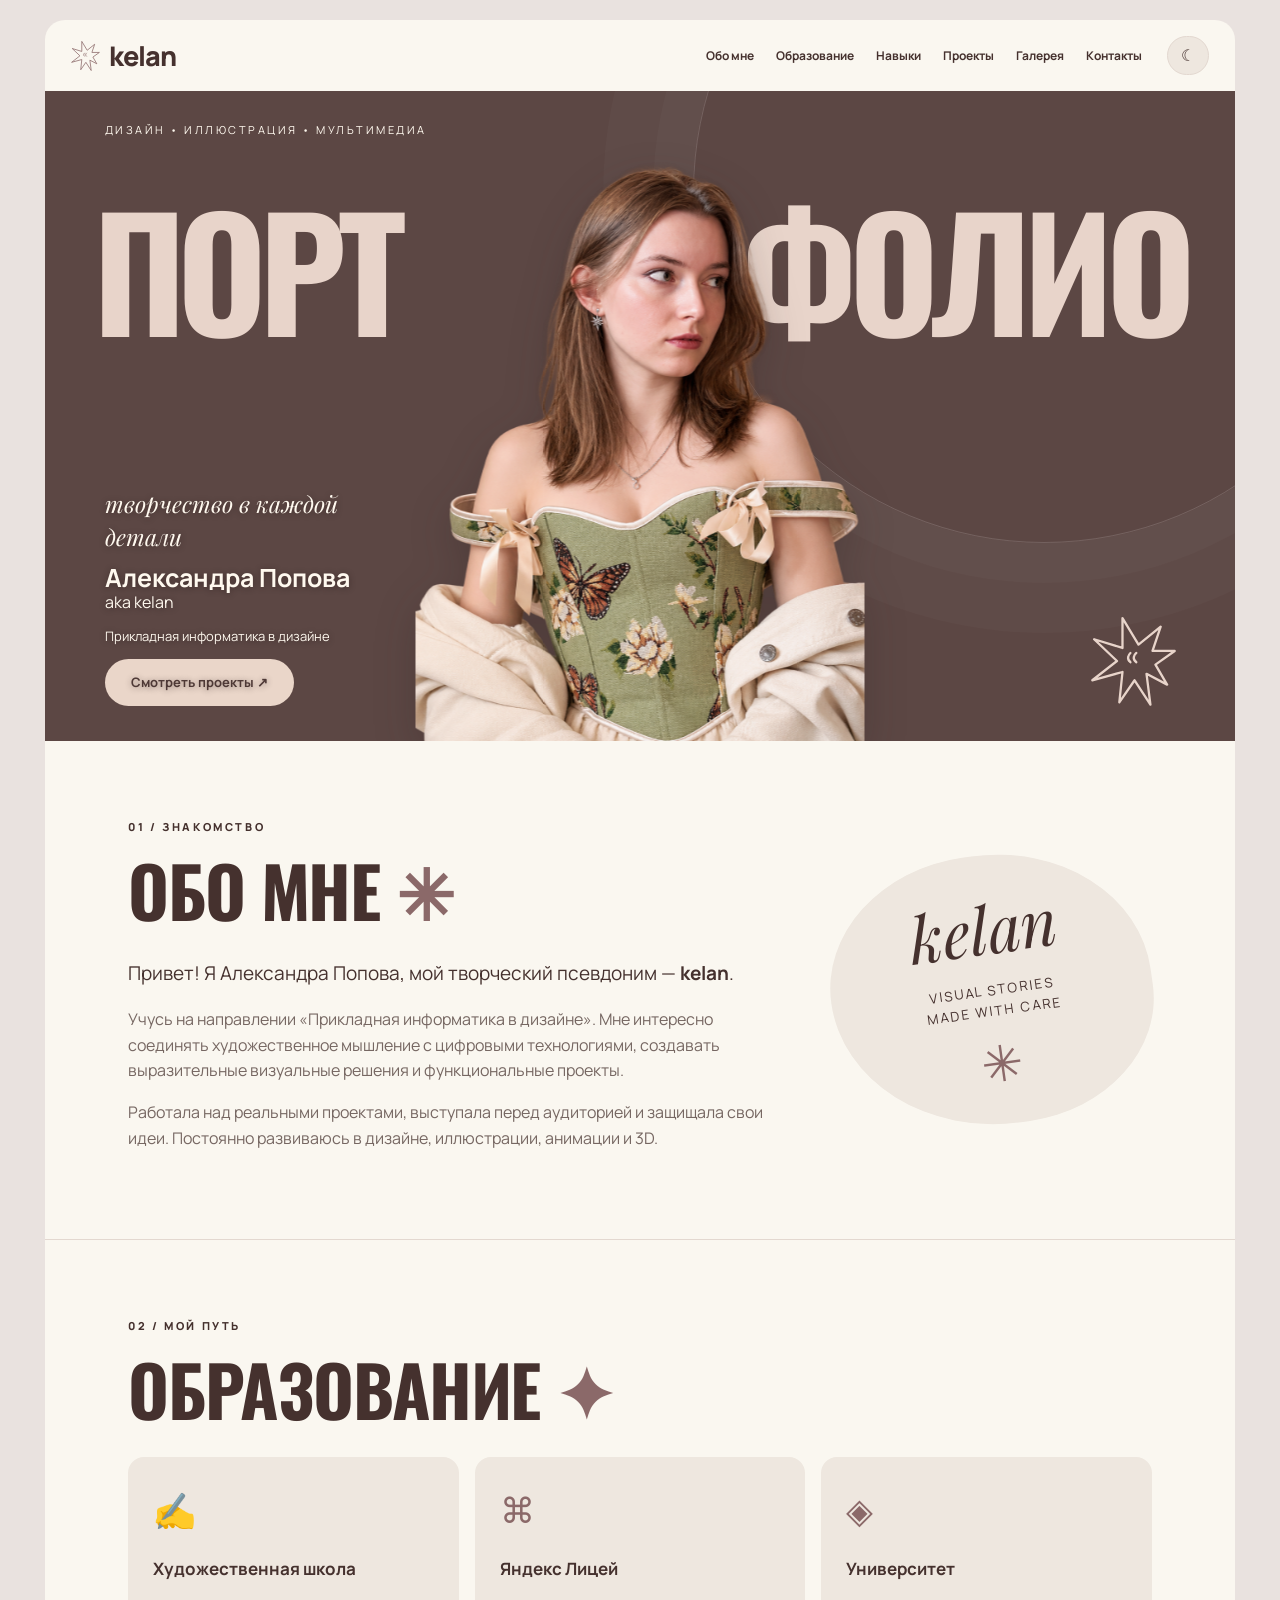
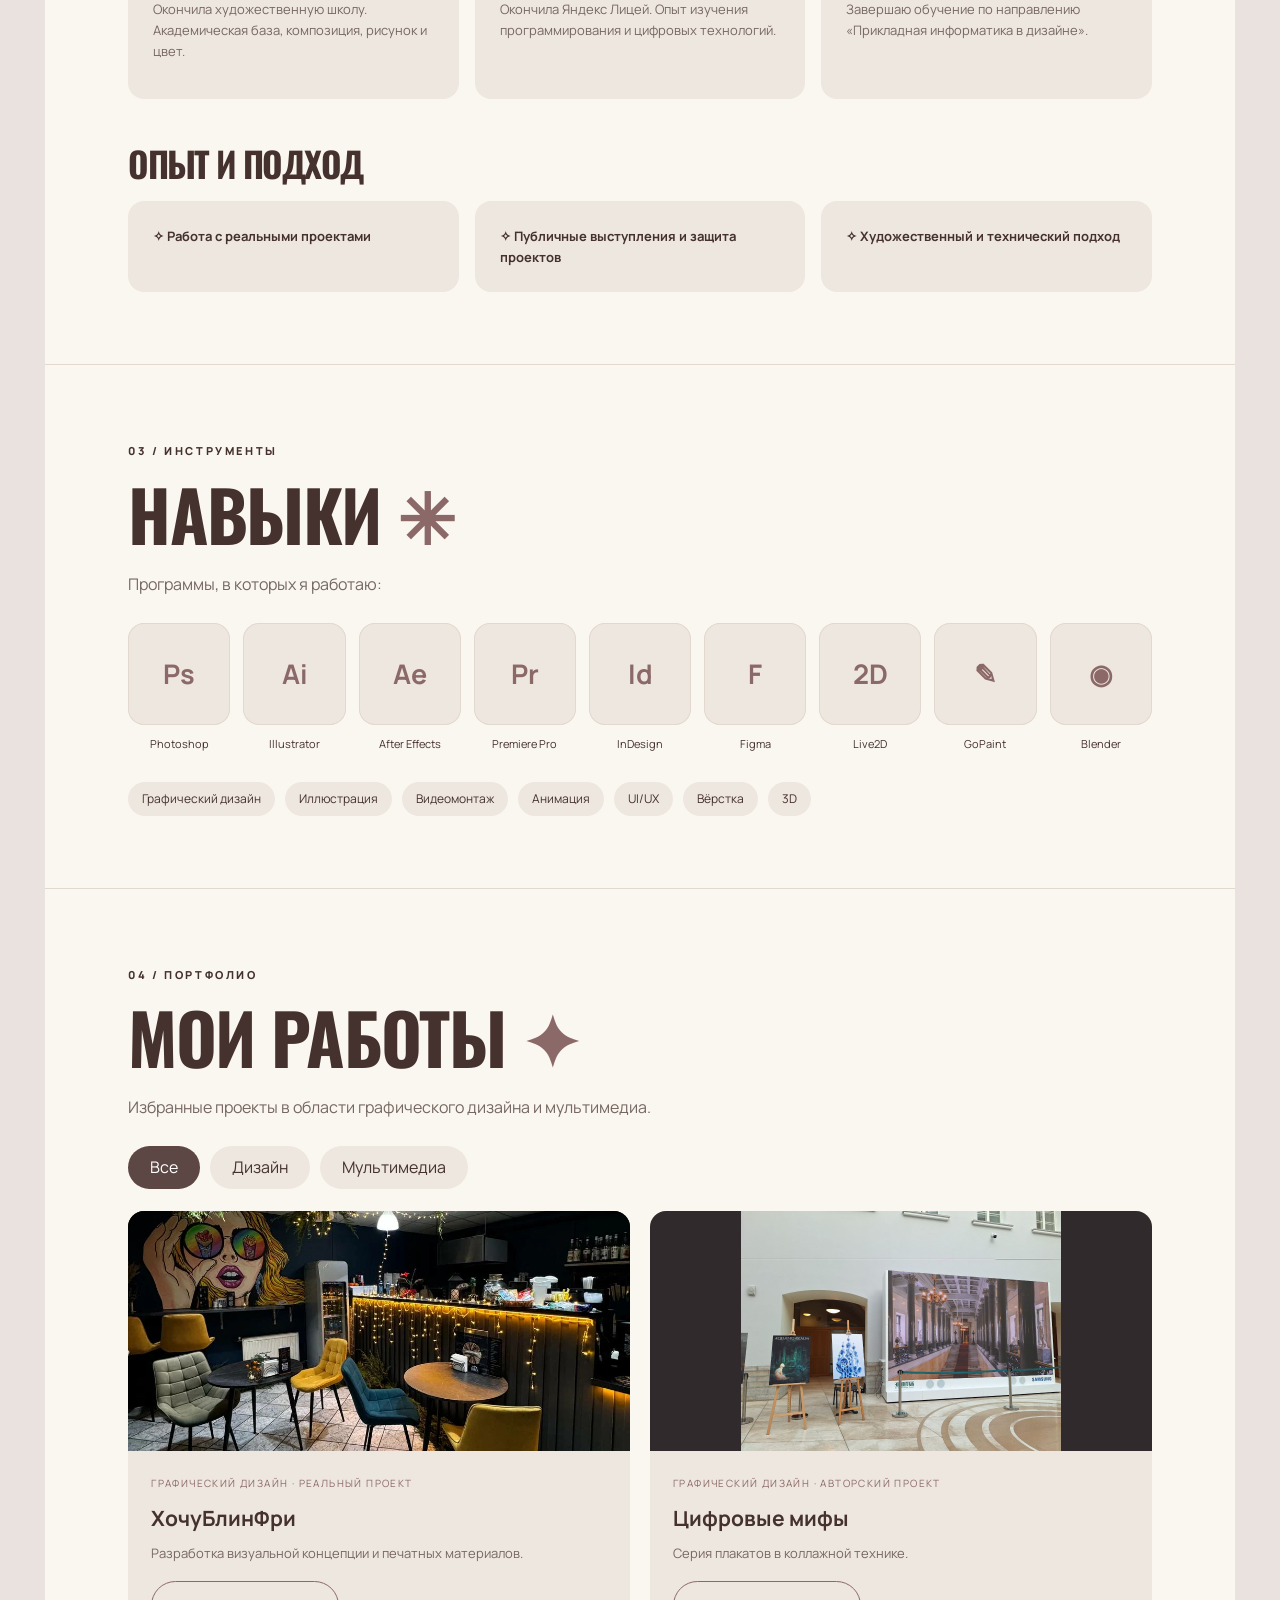
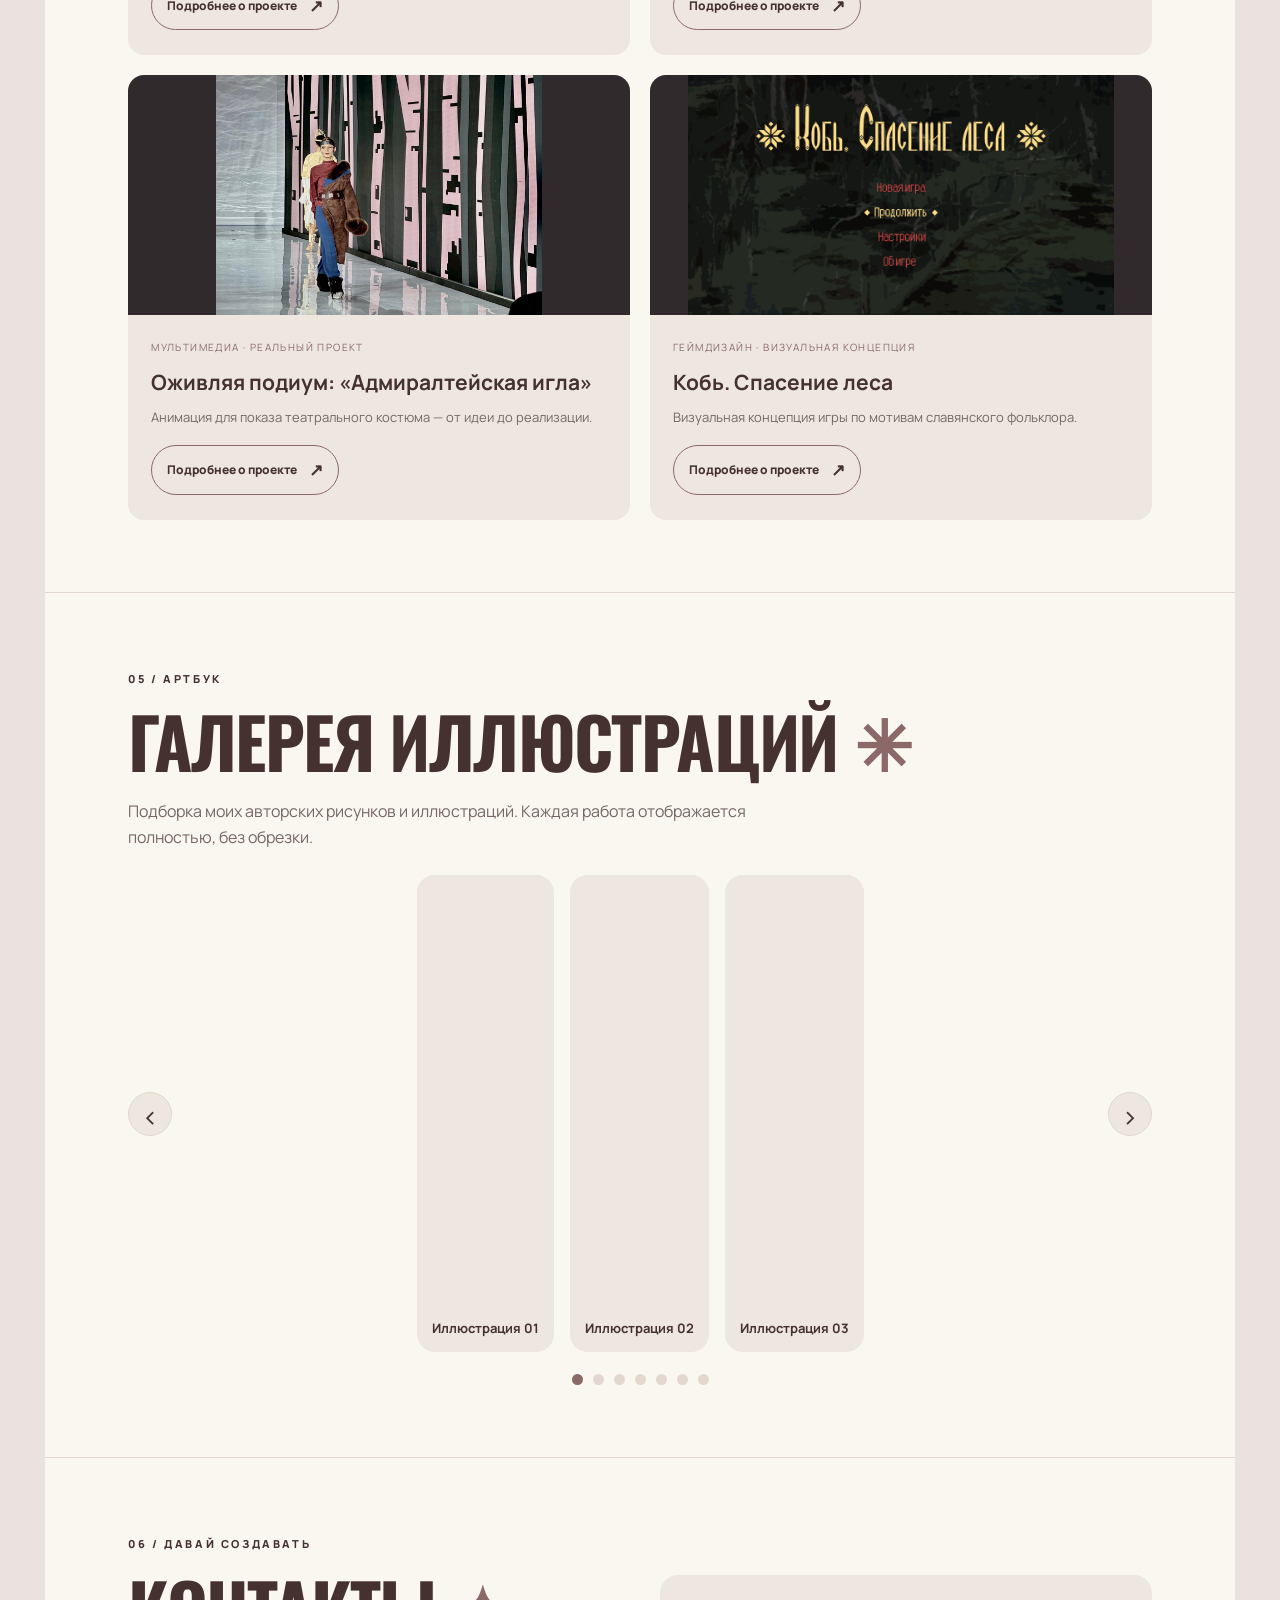
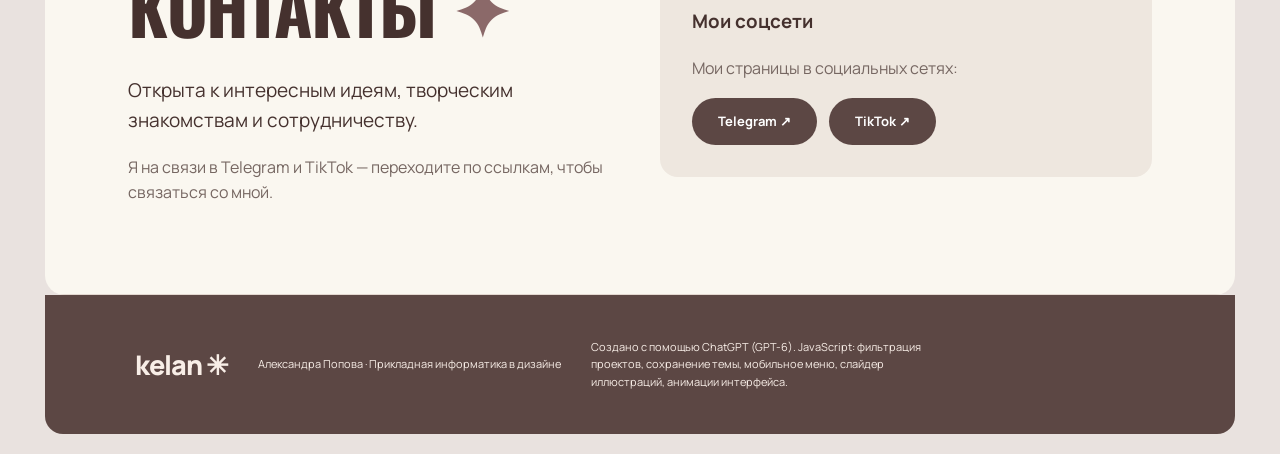
<file: index.html>
<!doctype html>
<html lang="ru">

<head>
    <meta charset="UTF-8">
    <meta name="viewport" content="width=device-width,initial-scale=1">
    <meta name="description" content="Портфолио Александры Поповой — kelan. Дизайн, иллюстрация и мультимедиа.">
    <title>kelan — портфолио Александры Поповой</title>
    <link rel="stylesheet" href="style.css">
    <script defer src="contacts.js"></script>
    <script defer src="main.js"></script>
</head>

<body>
    <header class="topbar"><a class="logo" href="#home"><span class="brand-mark" aria-hidden="true"></span>kelan</a><button class="menu-toggle"
            aria-label="Открыть меню" aria-expanded="false" aria-controls="nav">☰</button>
        <nav id="nav" class="nav"><a href="#about">Обо мне</a><a href="#education">Образование</a><a
                href="#skills">Навыки</a><a href="#projects">Проекты</a><a href="#gallery">Галерея</a><a
                href="#contacts">Контакты</a></nav><button class="theme-toggle" aria-label="Переключить тему"
            title="Светлая / тёмная тема">☾</button>
    </header>
    <main>
        <section id="home" class="hero hero-centered">
            <div class="hero-topline">ДИЗАЙН • ИЛЛЮСТРАЦИЯ • МУЛЬТИМЕДИА</div>
            <h1 class="hero-split" aria-label="ПОРТФОЛИО"><span class="hero-word hero-left">ПОРТ</span><span class="hero-word hero-right">ФОЛИО</span></h1>
            <div class="hero-photo"><img src="assets/hirofoto.png" alt="Александра Попова — kelan"></div>
            <div class="hero-bottomline"><div><span class="hero-script">творчество в каждой детали</span><h2>Александра Попова <small>aka kelan</small></h2><p>Прикладная информатика в дизайне</p><a class="button light" href="#projects">Смотреть проекты ↗</a></div><span class="hero-mark" aria-hidden="true"></span></div>
        </section>
        <section id="about" class="section about">
            <div><span class="kicker">01 / ЗНАКОМСТВО</span>
                <h2>ОБО МНЕ <span class="spark">✳</span></h2>
                <p class="lead">Привет! Я Александра Попова, мой творческий псевдоним — <strong>kelan</strong>.</p>
                <p>Учусь на направлении «Прикладная информатика в дизайне». Мне интересно соединять художественное
                    мышление с цифровыми технологиями, создавать выразительные визуальные решения и функциональные
                    проекты.</p>
                <p>Работала над реальными проектами, выступала перед аудиторией и защищала свои идеи. Постоянно
                    развиваюсь в дизайне, иллюстрации, анимации и 3D.</p>
            </div>
            <div class="about-stamp"><span>kelan</span><small>visual stories<br>made with care</small><span>✳</span>
            </div>
        </section>
        <section id="education" class="section"><span class="kicker">02 / МОЙ ПУТЬ</span>
            <h2>ОБРАЗОВАНИЕ <span class="spark">✦</span></h2>
            <div class="education-grid">
                <article class="info-card"><span class="info-icon">✍</span>
                    <h3>Художественная школа</h3>
                    <p>Окончила художественную школу. Академическая база, композиция, рисунок и цвет.</p>
                </article>
                <article class="info-card"><span class="info-icon">⌘</span>
                    <h3>Яндекс Лицей</h3>
                    <p>Окончила Яндекс Лицей. Опыт изучения программирования и цифровых технологий.</p>
                </article>
                <article class="info-card"><span class="info-icon">◈</span>
                    <h3>Университет</h3>
                    <p>Завершаю обучение по направлению «Прикладная информатика в дизайне».</p>
                </article>
            </div>
            <h3 class="subheading">ОПЫТ И ПОДХОД</h3>
            <div class="mini-grid">
                <div>✧ Работа с реальными проектами</div>
                <div>✧ Публичные выступления и защита проектов</div>
                <div>✧ Художественный и технический подход</div>
            </div>
        </section>
        <section id="skills" class="section"><span class="kicker">03 / ИНСТРУМЕНТЫ</span>
            <h2>НАВЫКИ <span class="spark">✳</span></h2>
            <p class="section-intro">Программы, в которых я работаю:</p>
            <div class="skills-grid">
                <div><b>Ps</b><span>Photoshop</span></div>
                <div><b>Ai</b><span>Illustrator</span></div>
                <div><b>Ae</b><span>After Effects</span></div>
                <div><b>Pr</b><span>Premiere Pro</span></div>
                <div><b>Id</b><span>InDesign</span></div>
                <div><b>F</b><span>Figma</span></div>
                <div><b>2D</b><span>Live2D</span></div>
                <div><b>✎</b><span>GoPaint</span></div>
                <div><b>◉</b><span>Blender</span></div>
            </div>
            <div class="tags"><span>Графический
                    дизайн</span><span>Иллюстрация</span><span>Видеомонтаж</span><span>Анимация</span><span>UI/UX</span><span>Вёрстка</span><span>3D</span>
            </div>
        </section>
        <section id="projects" class="section"><span class="kicker">04 / ПОРТФОЛИО</span>
            <h2>МОИ РАБОТЫ <span class="spark">✦</span></h2>
            <p class="section-intro">Избранные проекты в области графического дизайна и мультимедиа.</p>
            <div class="filters" role="group" aria-label="Фильтр проектов"><button class="filter active"
                    data-filter="all" aria-pressed="true">Все</button><button class="filter" data-filter="design"
                    aria-pressed="false">Дизайн</button><button class="filter" data-filter="media"
                    aria-pressed="false">Мультимедиа</button></div>
            <div class="project-grid">
                <article class="project-card" data-category="design">
                    <div class="project-art project-photo-cover identity-photo-cover"><img src="assets/hochublinfri-card-new.png" alt="Интерьер кафе-блинной ХочуБлинФри" loading="lazy"></div>
                    <div class="project-info"><small>ГРАФИЧЕСКИЙ ДИЗАЙН · РЕАЛЬНЫЙ ПРОЕКТ</small>
                        <h3>ХочуБлинФри</h3>
                        <p>Разработка визуальной концепции и печатных материалов.</p>
                        <a class="project-link" href="project-identity.html" aria-label="Открыть проект ХочуБлинФри">Подробнее о проекте <span aria-hidden="true">↗</span></a>
                    </div>
                </article>
                <article class="project-card" data-category="design">
                    <div class="project-art art-two project-photo-cover"><img src="assets/digital-myths-09.jpg" alt="Плакат серии «Цифровые мифы» на выставке" loading="lazy"></div>
                    <div class="project-info"><small>ГРАФИЧЕСКИЙ ДИЗАЙН · АВТОРСКИЙ ПРОЕКТ</small>
                        <h3>Цифровые мифы</h3>
                        <p>Серия плакатов в коллажной технике.</p><a class="project-link"
                            href="project-editorial.html"
                            aria-label="Открыть проект «Цифровые мифы»">Подробнее о проекте <span
                                aria-hidden="true">↗</span></a>
                    </div>
                </article>
                <article class="project-card" data-category="media">
                    <div class="project-art art-three project-photo-cover"><img src="assets/admiralteyskaya-igla-show.png" alt="Показ театрального костюма на Адмиралтейской игле" loading="lazy"></div>
                    <div class="project-info"><small>МУЛЬТИМЕДИА · РЕАЛЬНЫЙ ПРОЕКТ</small>
                        <h3>Оживляя подиум: «Адмиралтейская игла»</h3>
                        <p>Анимация для показа театрального костюма — от идеи до реализации.</p><a class="project-link"
                            href="project-motion.html" aria-label="Открыть страницу проекта: Анимация для Адмиралтейской иглы">Подробнее
                            о проекте <span aria-hidden="true">↗</span></a>
                    </div>
                </article>
                <article class="project-card" data-category="media">
                    <div class="project-art art-four project-photo-cover"><img src="assets/kob-new-03.jpg" alt="Главное меню игры «Кобь. Спасение леса»" loading="lazy"></div>
                    <div class="project-info"><small>ГЕЙМДИЗАЙН · ВИЗУАЛЬНАЯ КОНЦЕПЦИЯ</small>
                        <h3>Кобь. Спасение леса</h3>
                        <p>Визуальная концепция игры по мотивам славянского фольклора.</p><a class="project-link"
                            href="project-3d.html" aria-label="Открыть проект «Кобь. Спасение леса»">Подробнее о
                            проекте <span aria-hidden="true">↗</span></a>
                    </div>
                </article>
            </div>
            <p id="no-projects" hidden>В этой категории пока нет работ.</p>
        </section>
        <section id="gallery" class="section"><span class="kicker">05 / АРТБУК</span>
            <h2>ГАЛЕРЕЯ ИЛЛЮСТРАЦИЙ <span class="spark">✳</span></h2>
            <p class="section-intro">Подборка моих авторских рисунков и иллюстраций. Каждая работа отображается полностью, без обрезки.</p>
            <div class="gallery"><button class="gallery-arrow prev" aria-label="Предыдущая иллюстрация">‹</button>
                <div class="gallery-track" id="gallery-track" aria-live="polite"></div><button class="gallery-arrow next" aria-label="Следующая иллюстрация">›</button>
            </div>
            <div class="gallery-dots" aria-label="Выбор слайда"></div>
        </section>
        <section id="contacts" class="section contacts">
            <div><span class="kicker">06 / ДАВАЙ СОЗДАВАТЬ</span>
                <h2>КОНТАКТЫ <span class="spark">✦</span></h2>
                <p class="lead">Открыта к интересным идеям, творческим знакомствам и сотрудничеству.</p>
                <p>Я на связи в Telegram и TikTok — переходите по ссылкам, чтобы связаться со мной.</p>
            </div>
            <div class="contact-box">
                <h3>Мои соцсети</h3>
                <p>Мои страницы в социальных сетях:</p>
                <div class="social-links"><a class="button social-link" data-social="telegram" href="https://t.me/kelanista" target="_blank" rel="noopener noreferrer">Telegram ↗</a><a class="button social-link" data-social="tiktok"
                        href="https://www.tiktok.com/@kelanista?_r=1&amp;_t=ZS-9AhHB372vau" target="_blank" rel="noopener noreferrer">TikTok ↗</a></div>
            </div>
        </section>
    </main>
    <footer><span class="logo">kelan ✳</span>
        <p>Александра Попова · Прикладная информатика в дизайне</p>
        <p>Создано с помощью ChatGPT (GPT-6). JavaScript: фильтрация проектов, сохранение темы, мобильное меню, слайдер
            иллюстраций, анимации интерфейса.</p>
    </footer>
</body>

</html>
</file>
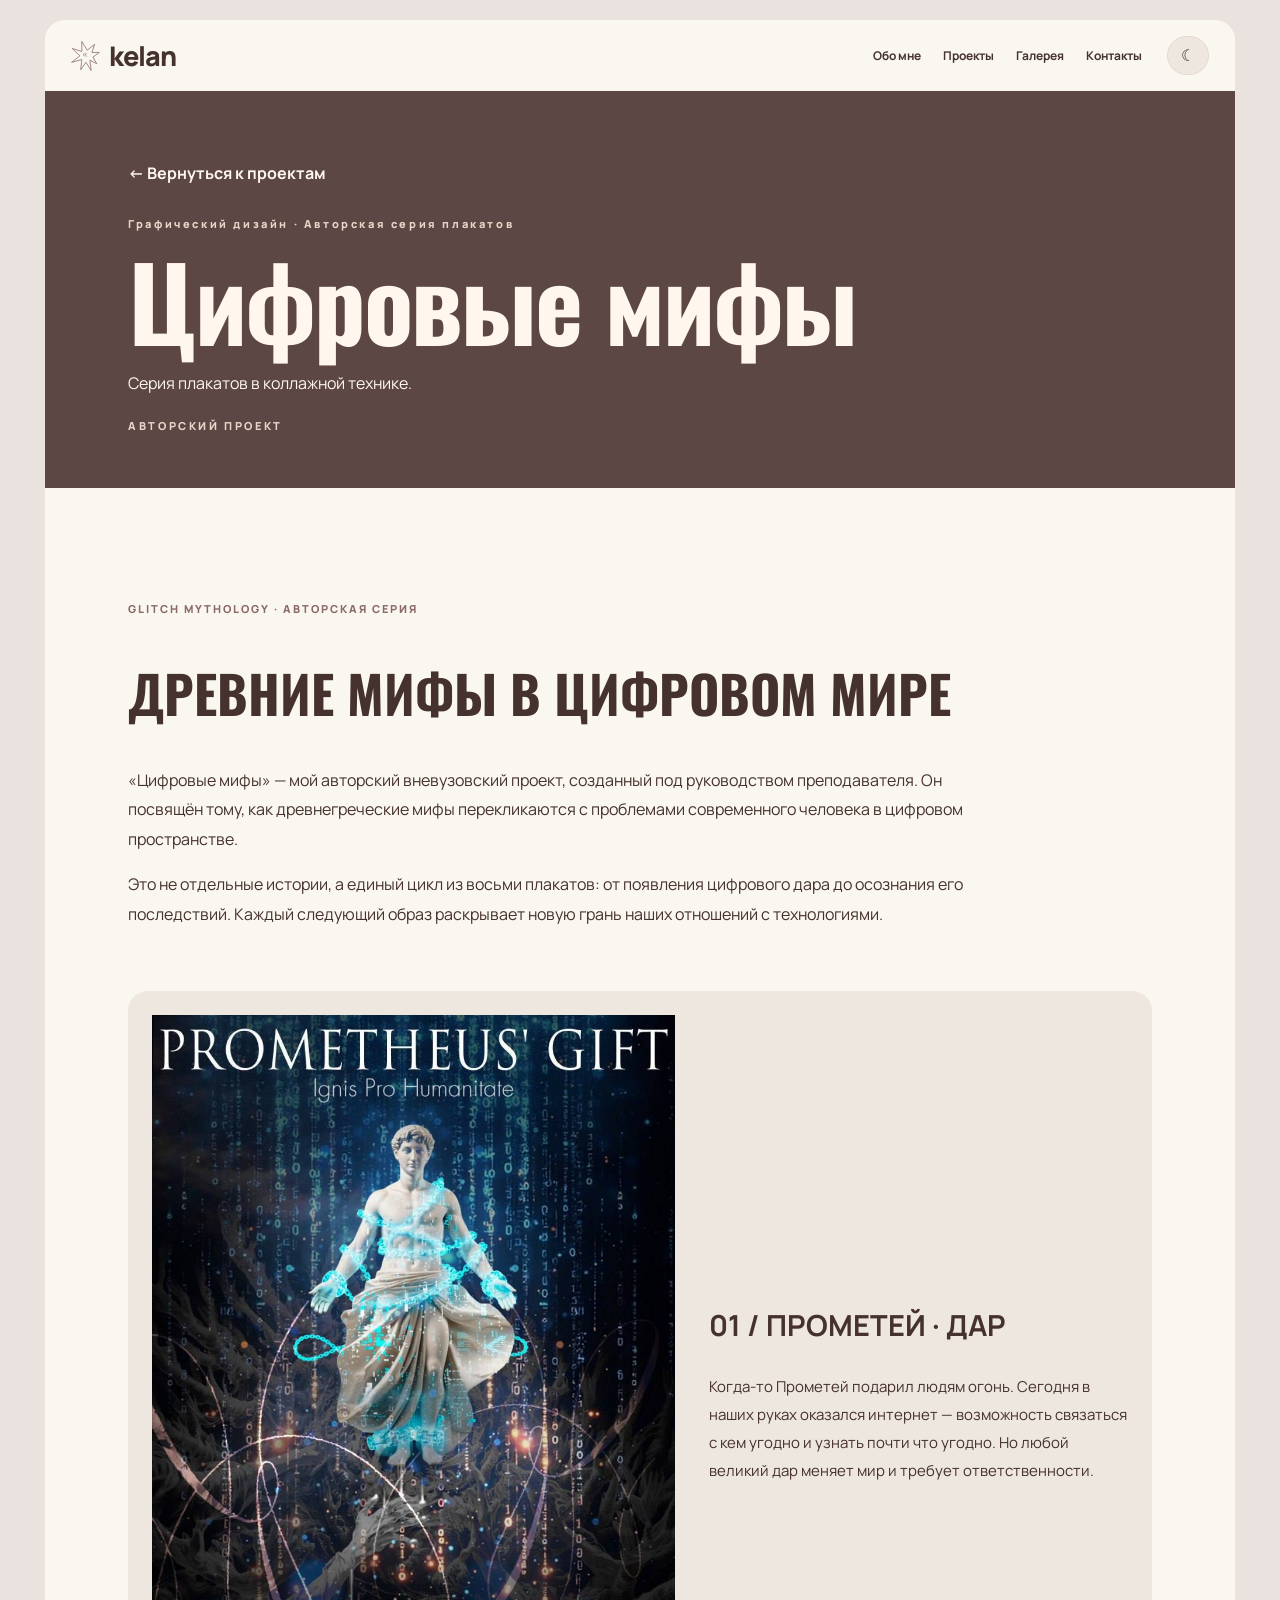
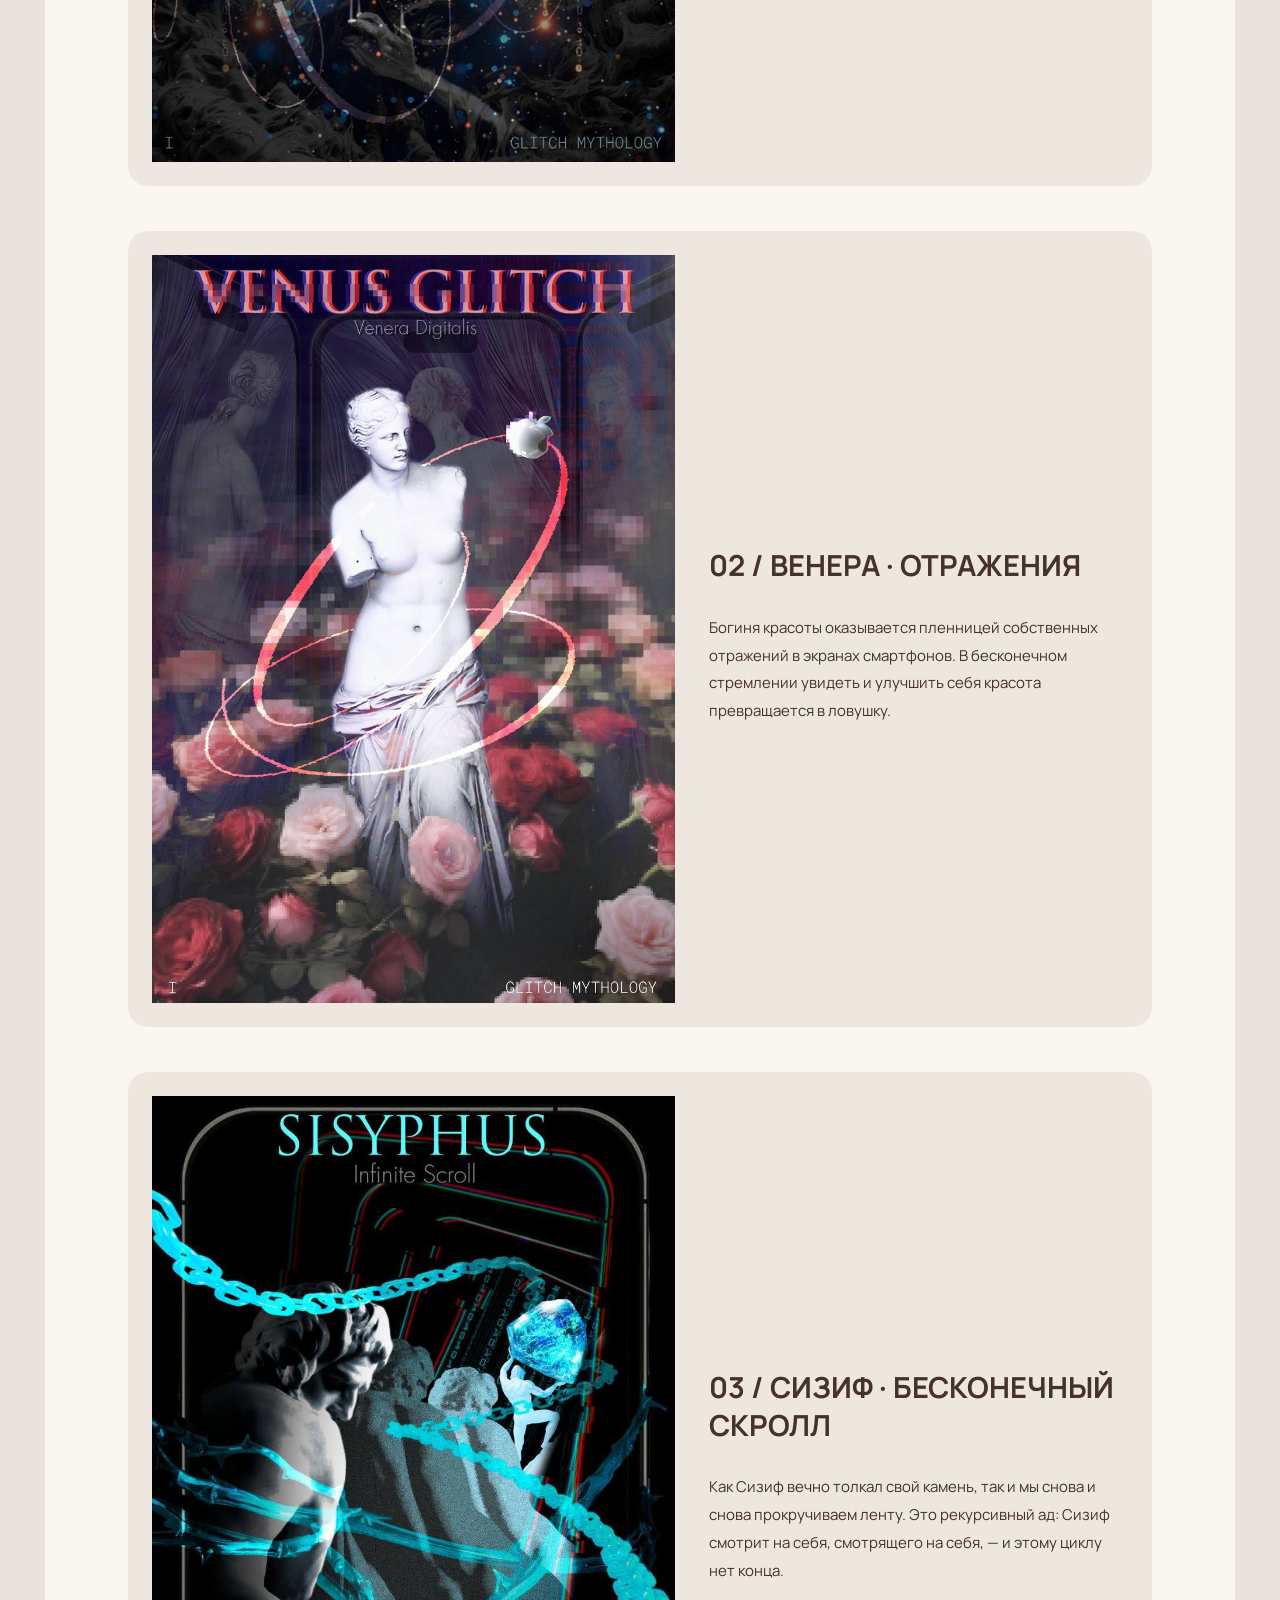
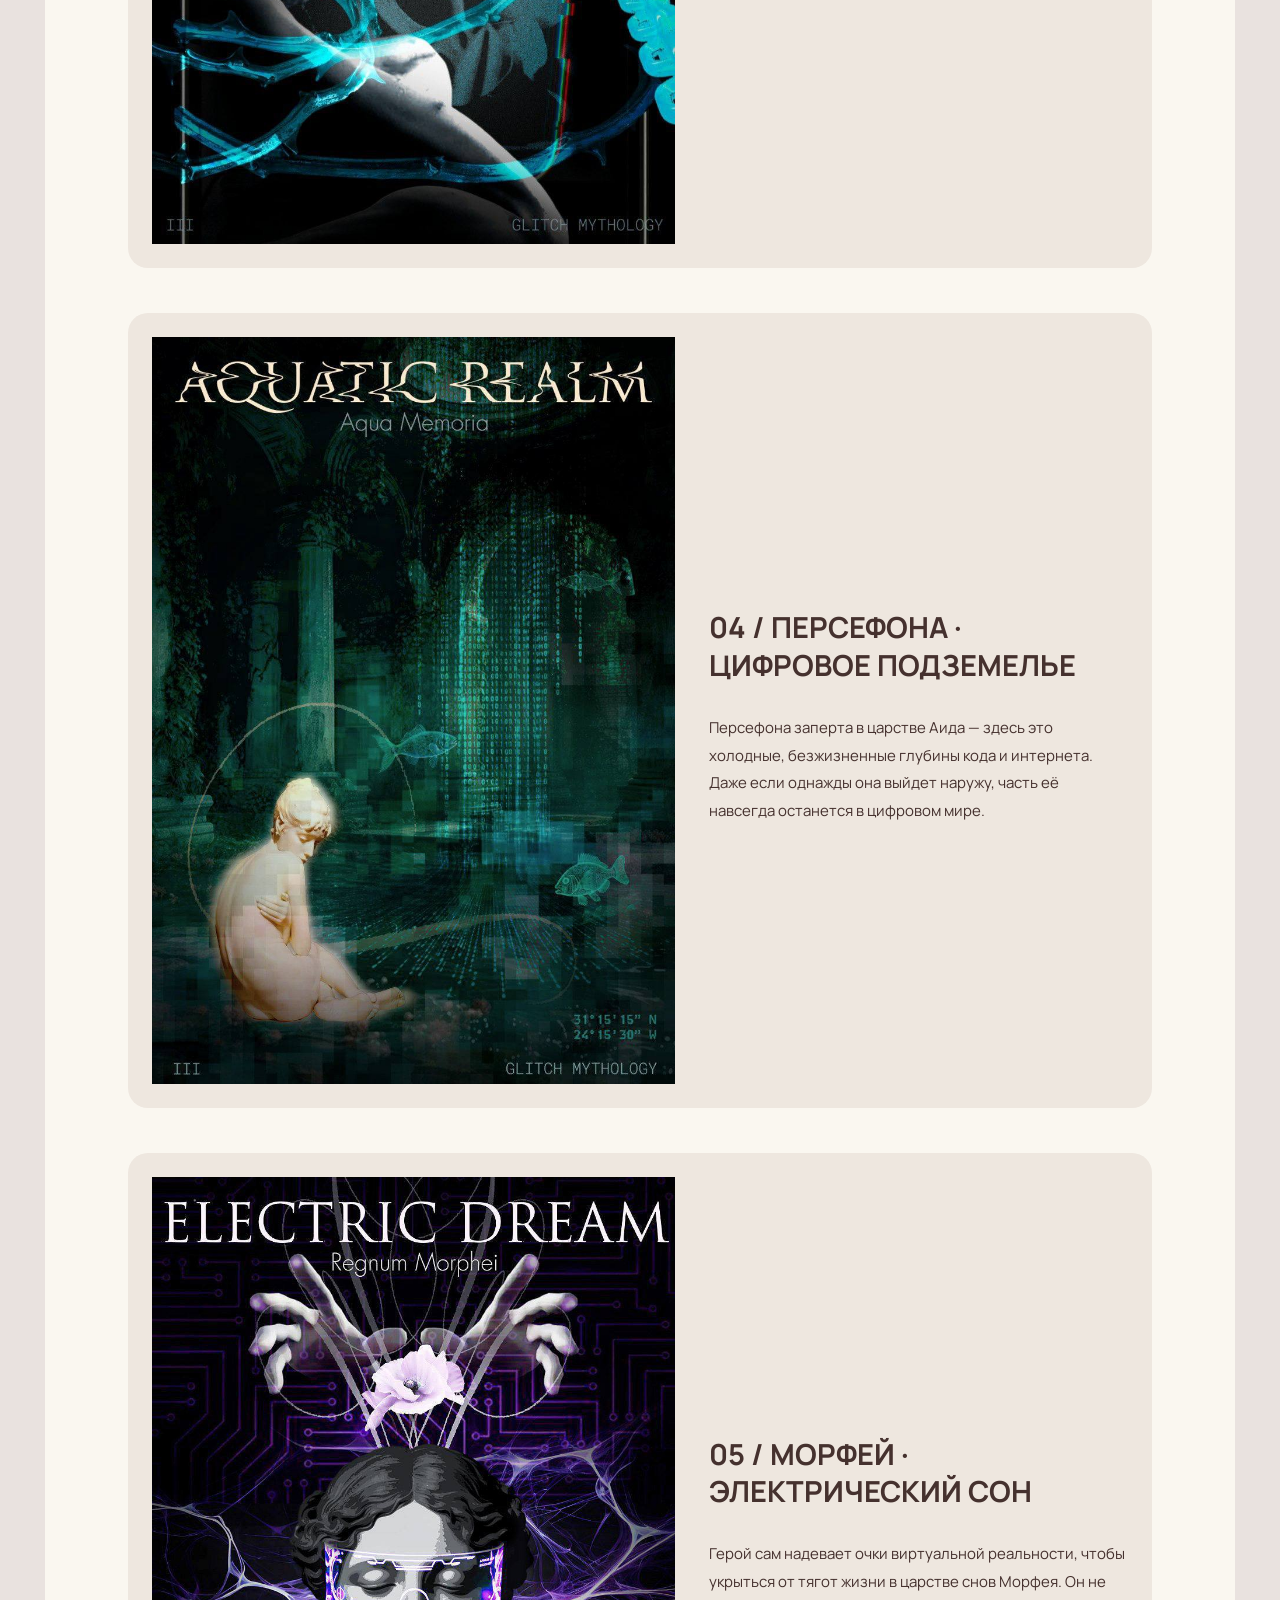
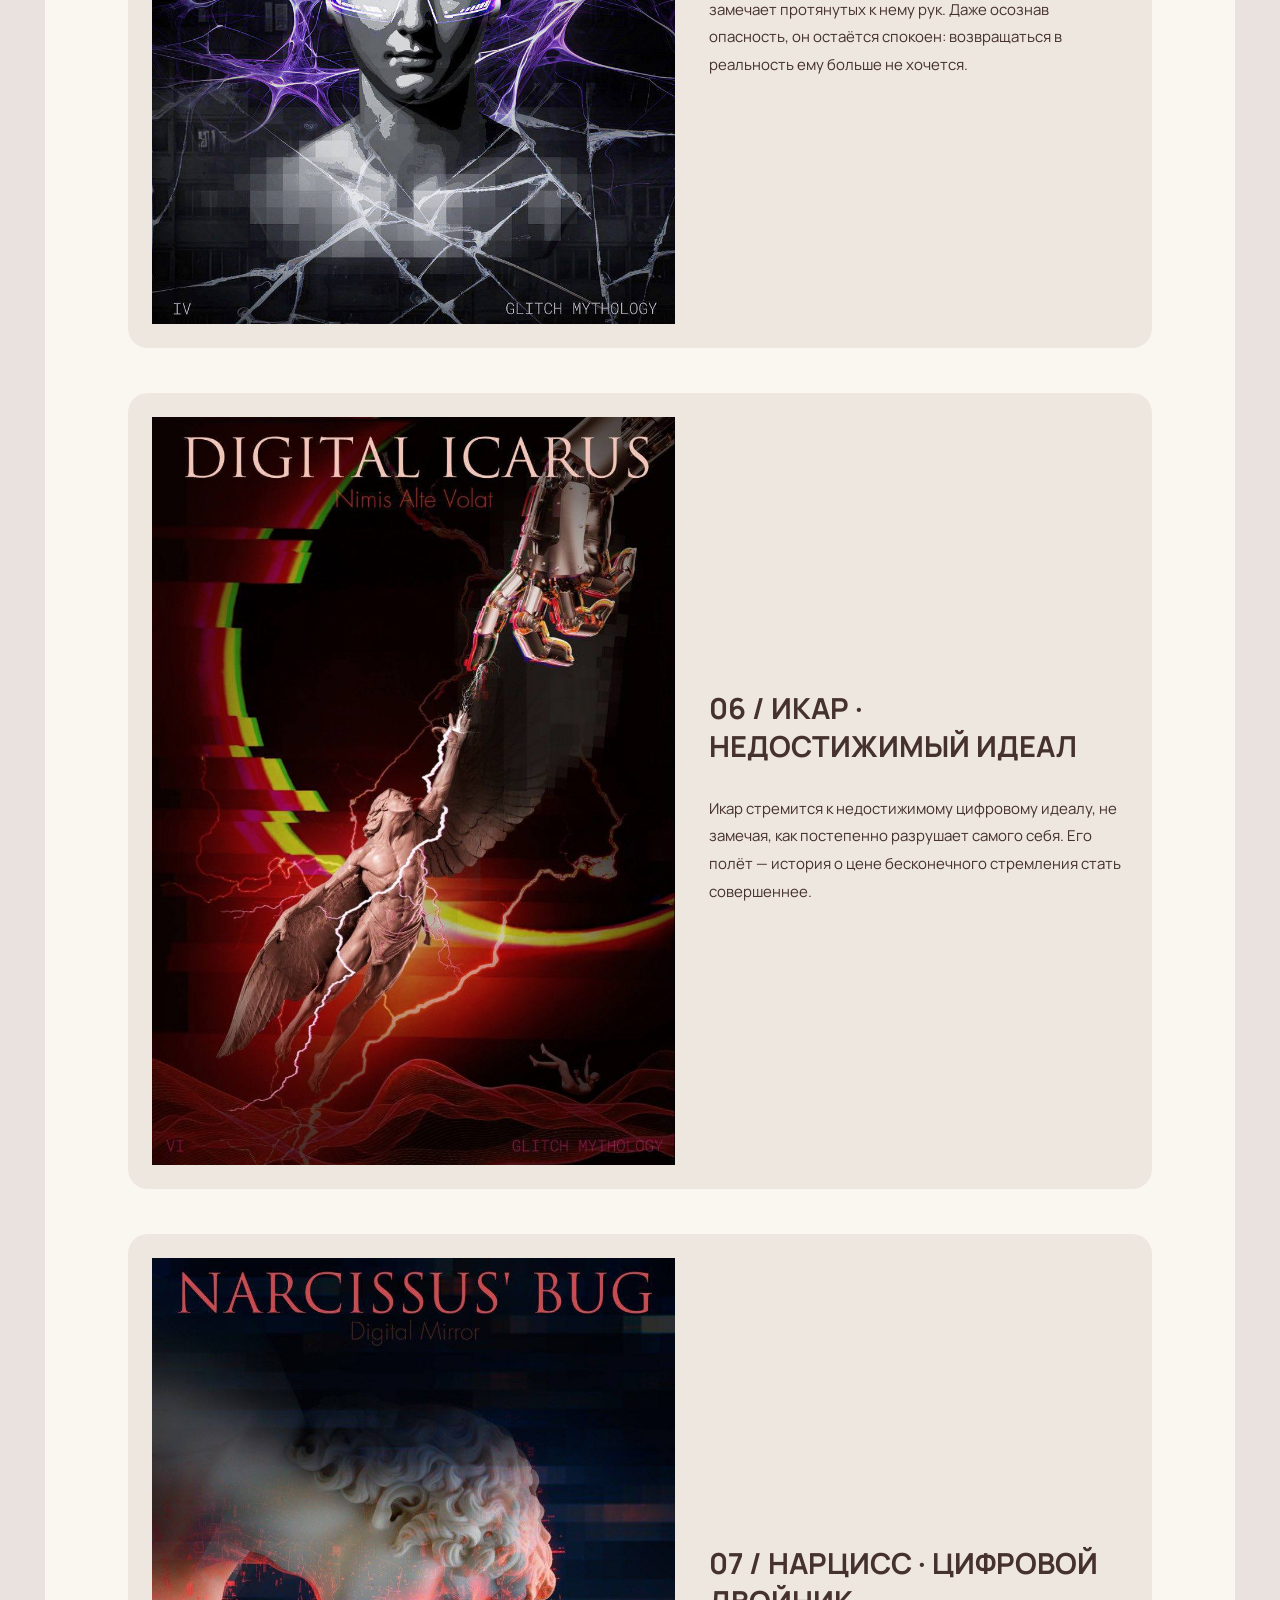
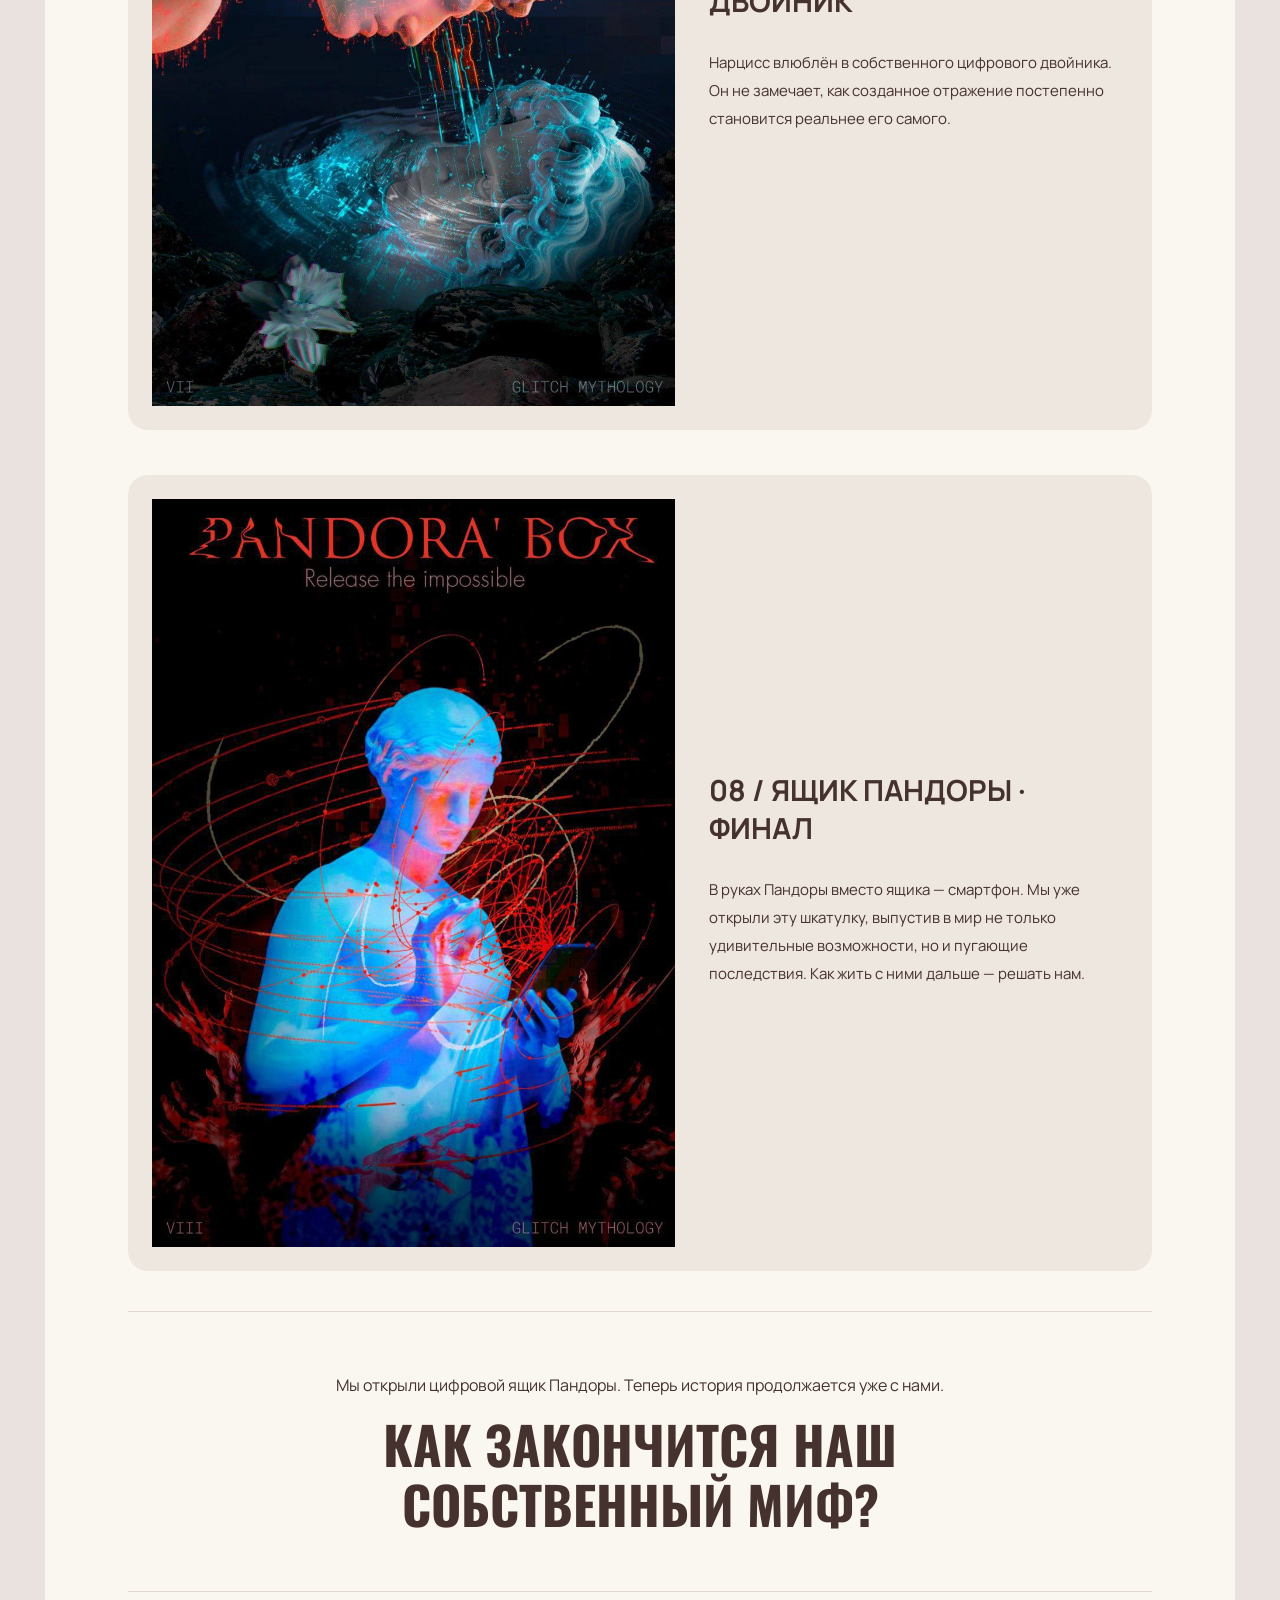
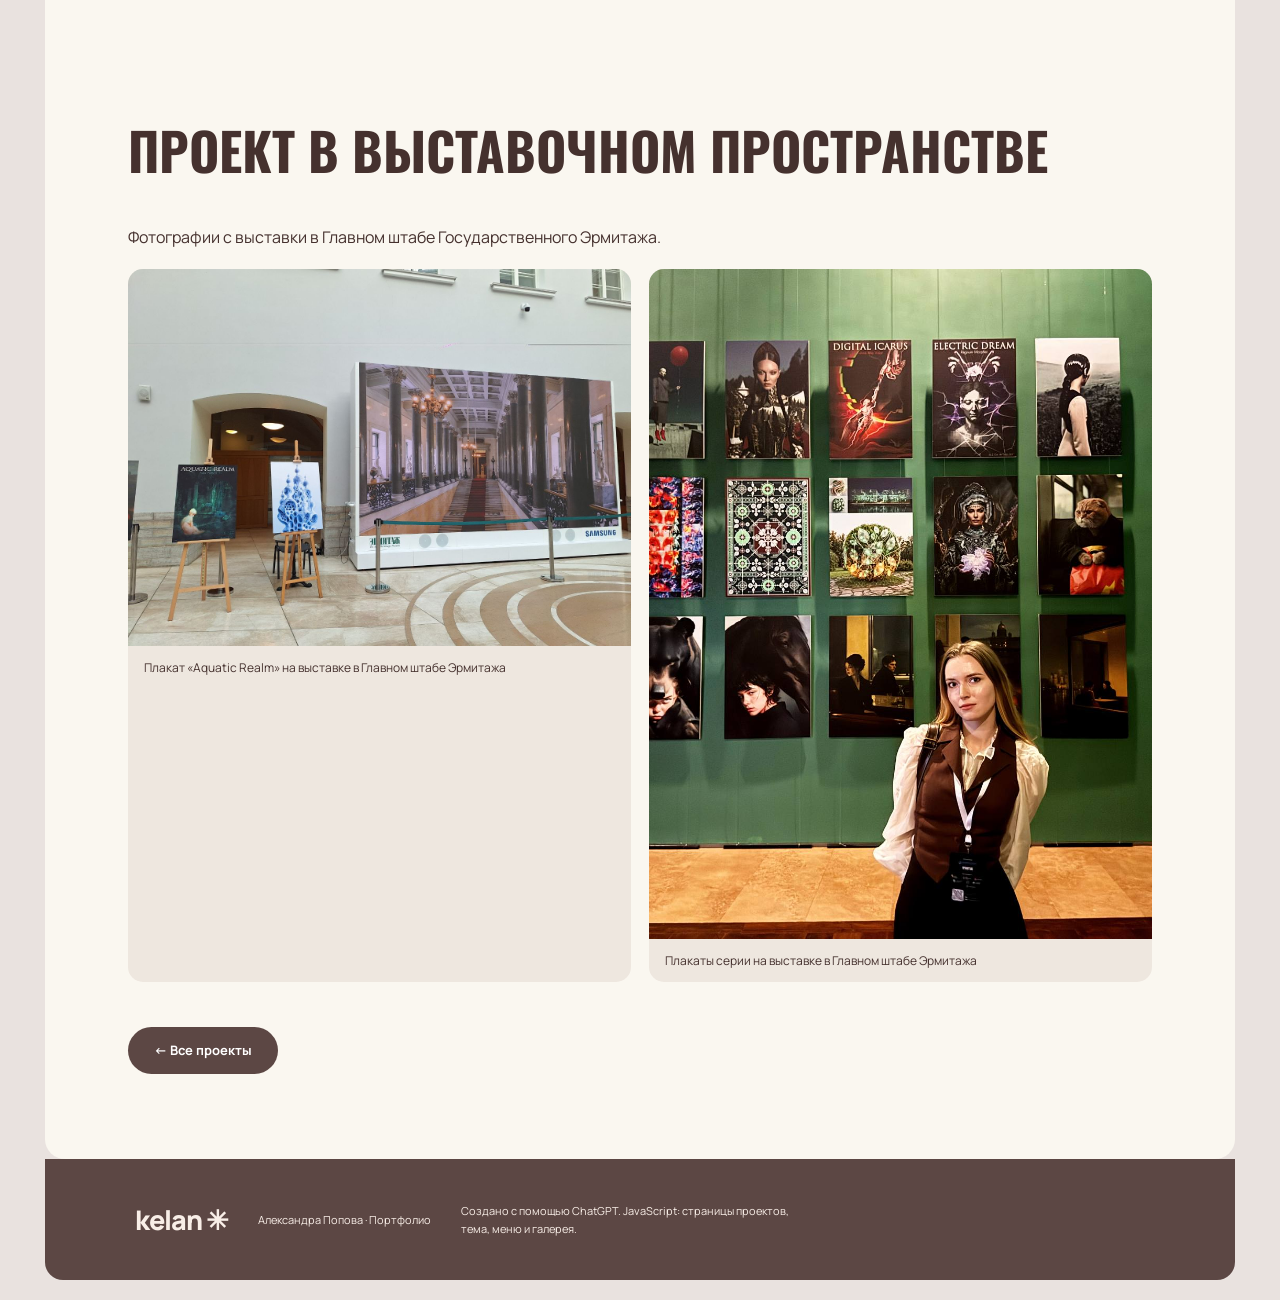
<file: project-editorial.html>
<!doctype html>
<html lang="ru">

<head>
    <meta charset="UTF-8">
    <meta name="viewport" content="width=device-width,initial-scale=1">
    <meta name="description" content="Подробная страница проекта в портфолио kelan">
    <title>Цифровые мифы — kelan</title>
    <link rel="stylesheet" href="style.css">
    <script defer src="projects.js"></script>
    <script defer src="project.js"></script>
</head>

<body>
    <header class="topbar"><a class="logo" href="index.html#home"><span class="brand-mark" aria-hidden="true"></span>kelan</a>
        <nav class="nav" id="nav"><a href="index.html#about">Обо мне</a><a href="index.html#projects">Проекты</a><a
                href="index.html#gallery">Галерея</a><a href="index.html#contacts">Контакты</a></nav><button
            class="menu-toggle" aria-label="Открыть меню" aria-expanded="false" aria-controls="nav">☰</button><button
            class="theme-toggle" aria-label="Переключить тему">☾</button>
    </header>
    <main class="project-page">
        <section class="detail-hero"><a class="detail-back" href="index.html#projects">← Вернуться к проектам</a>
            <div class="kicker" id="detail-category"></div>
            <h1 id="detail-title">Проект</h1>
            <p id="detail-summary"></p><span class="kicker" id="detail-label"></span>
        </section>
        <div class="detail-body">
            <div id="detail-cover" class="detail-cover"></div>
            <div class="detail-grid" style="margin-top:30px">
                <article class="detail-panel">
                    <h2>О ПРОЕКТЕ</h2>
                    <p id="detail-task"></p>
                    <h2>ПРОЦЕСС</h2>
                    <p id="detail-process"></p>
                    <h2>РЕЗУЛЬТАТ</h2>
                    <p id="detail-result"></p>
                </article>
                <aside class="detail-panel">
                    <h2>ИНСТРУМЕНТЫ</h2>
                    <p id="detail-tools"></p>
                    <h2>СТАТУС</h2>
                    <p id="detail-status"></p>
                </aside>
            </div>
            <section class="detail-materials">
                <h2>МАТЕРИАЛЫ ПРОЕКТА ✳</h2>
                <p class="section-intro">Здесь можно разместить все изображения, видео и другие материалы проекта.</p>
                <div id="detail-media" class="material-grid"></div>
            </section><a class="button" href="index.html#projects">← Все проекты</a>
        </div>
    </main>
    <footer><span class="logo">kelan ✳</span>
        <p>Александра Попова · Портфолио</p>
        <p>Создано с помощью ChatGPT. JavaScript: страницы проектов, тема, меню и галерея.</p>
    </footer>
</body>

</html>
</file>
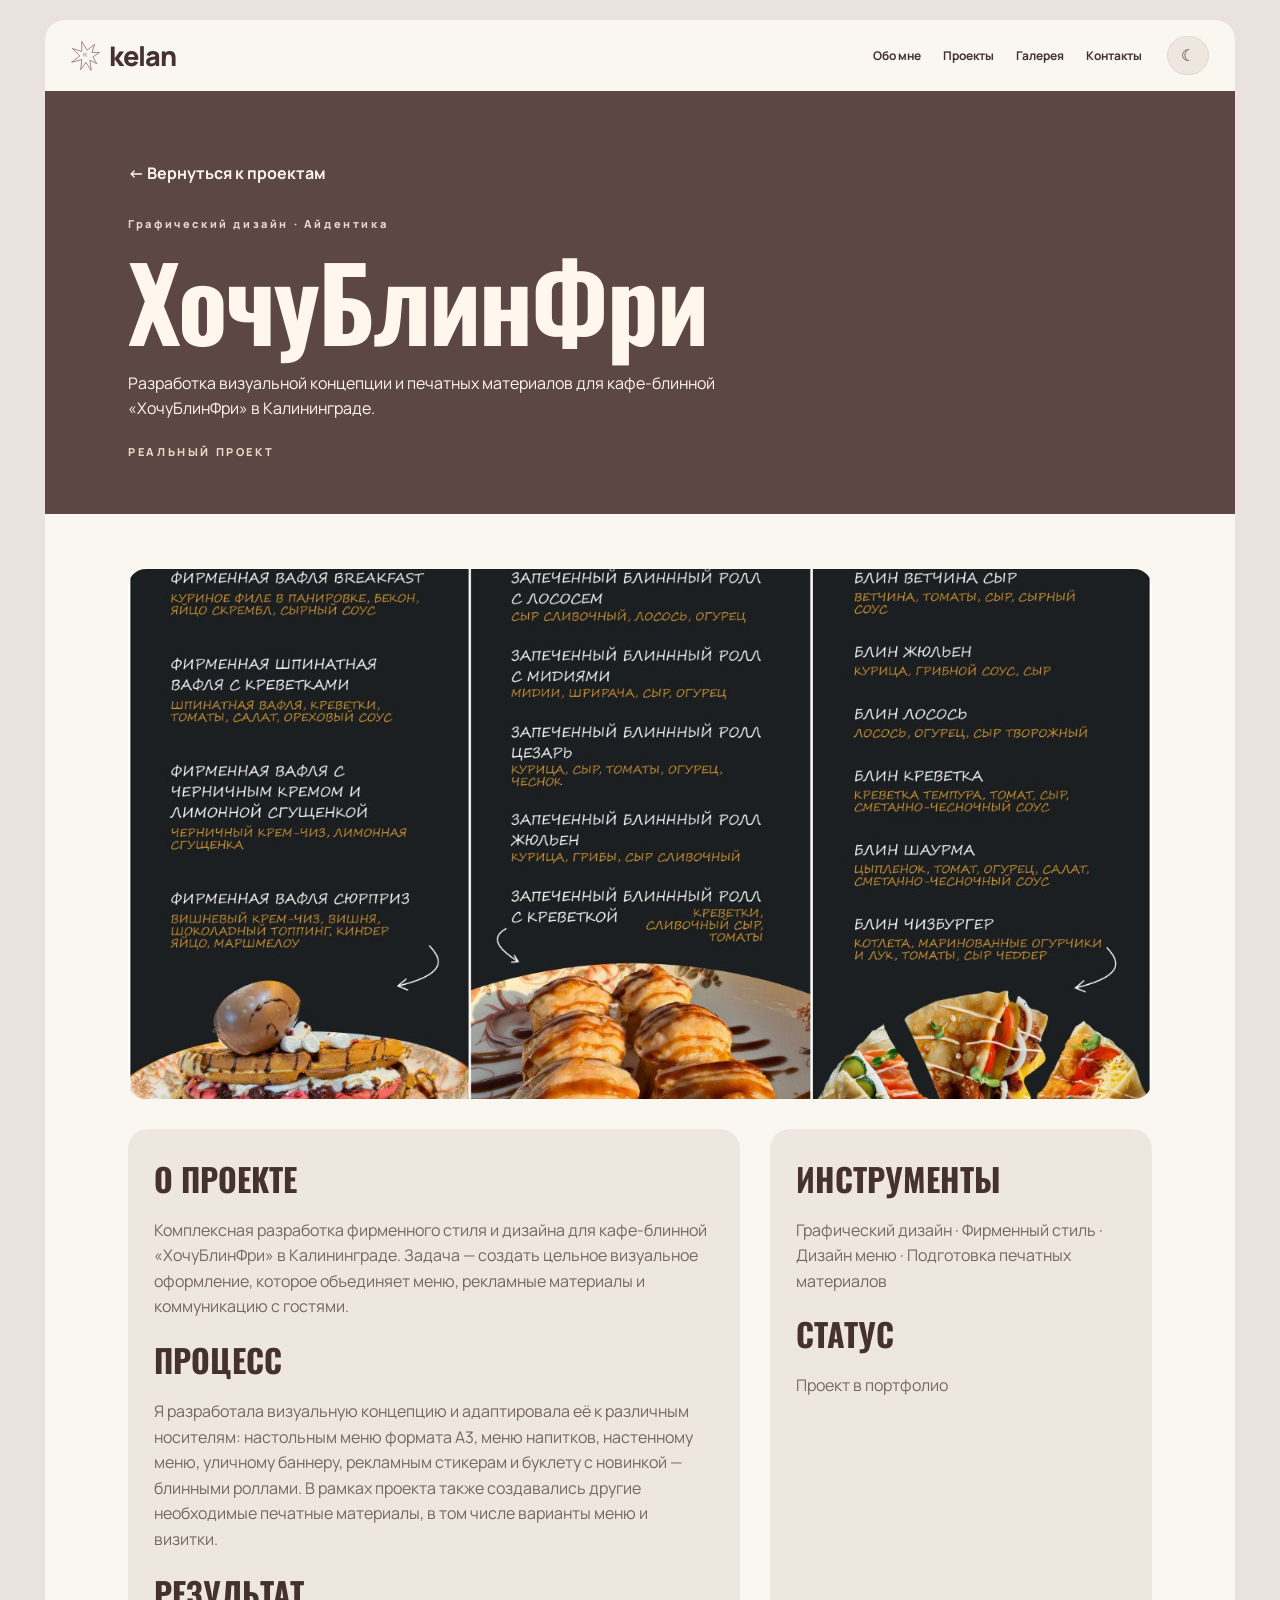
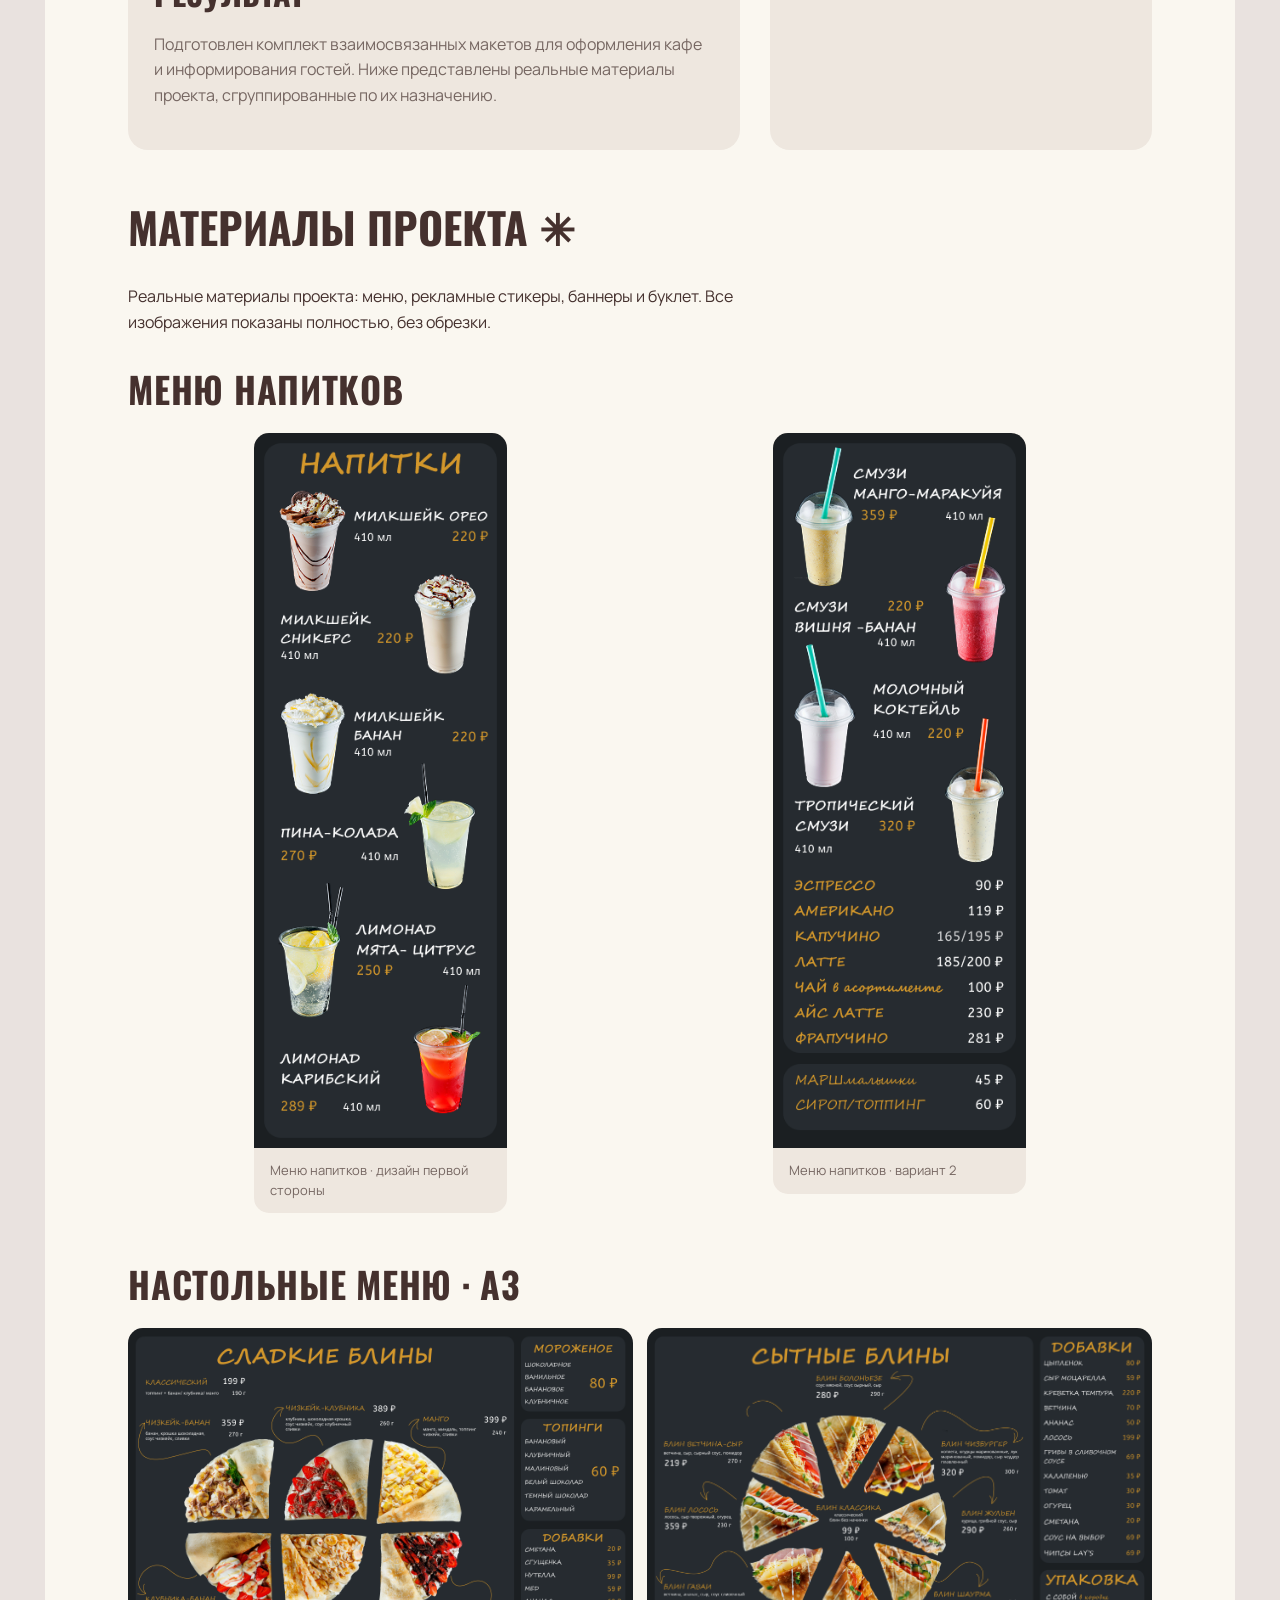
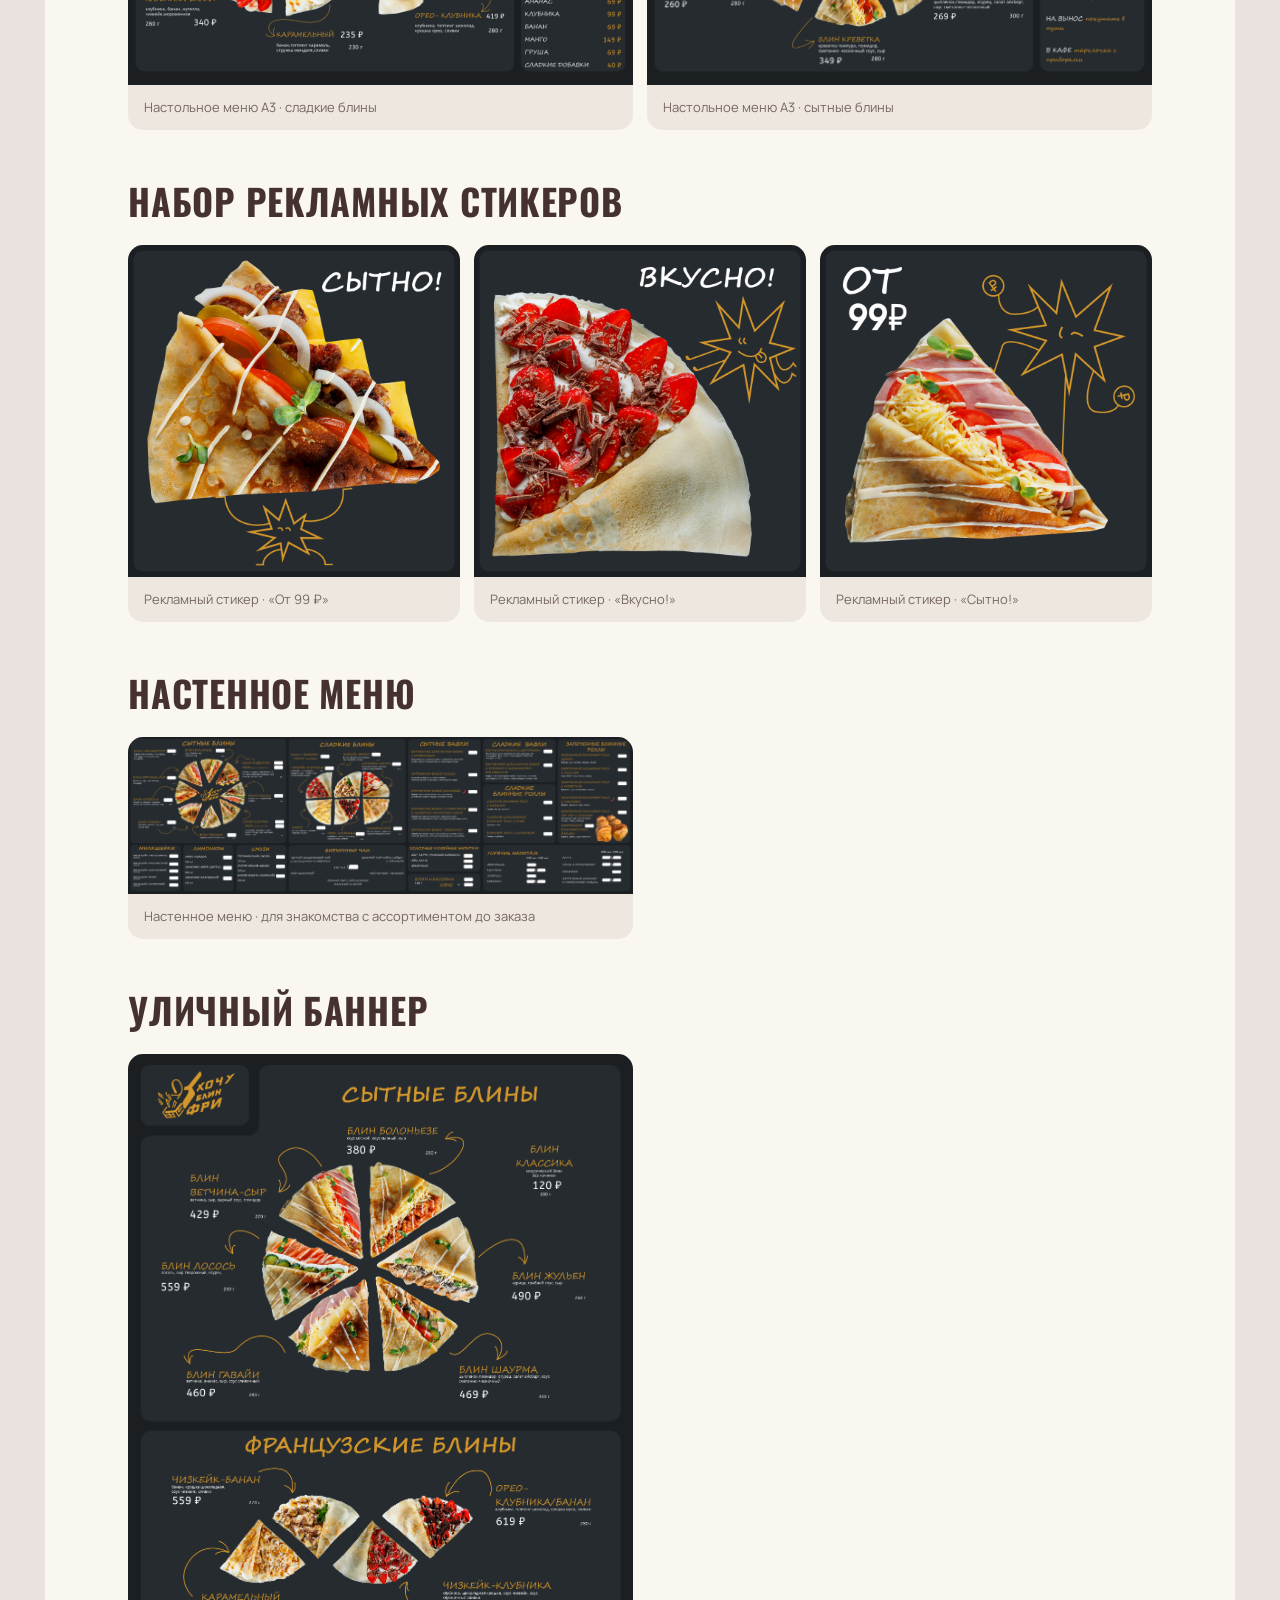
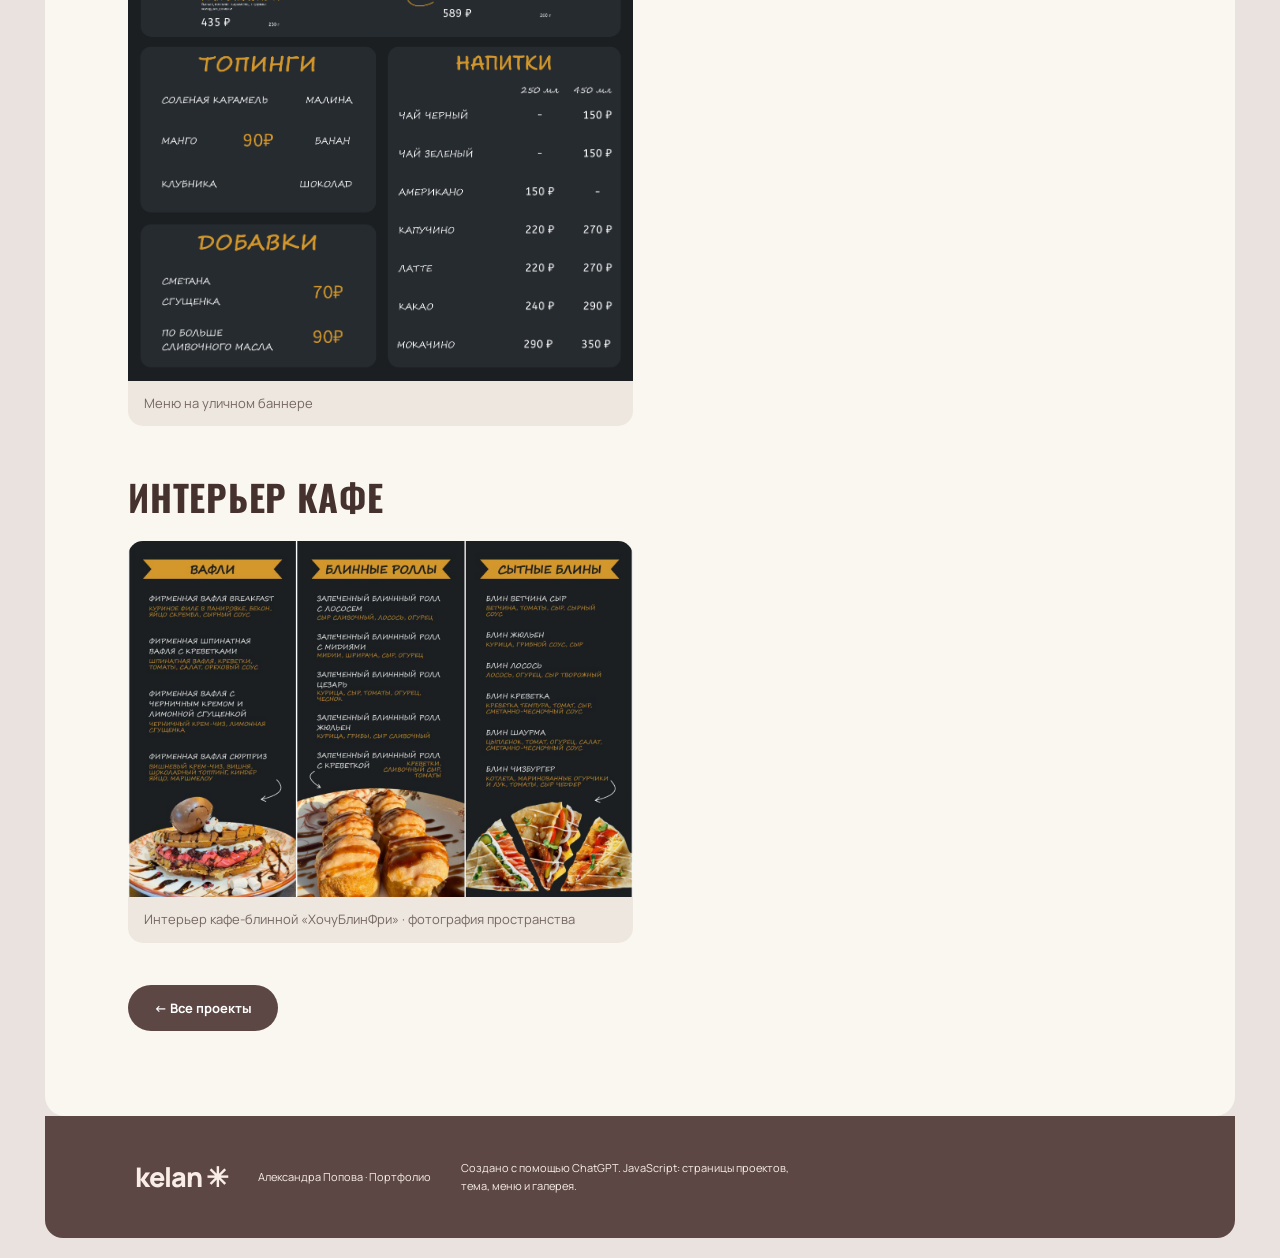
<file: project-identity.html>
<!doctype html>
<html lang="ru">

<head>
    <meta charset="UTF-8">
    <meta name="viewport" content="width=device-width,initial-scale=1">
    <meta name="description" content="Подробная страница проекта в портфолио kelan">
    <title>Фирменный стиль — kelan</title>
    <link rel="stylesheet" href="style.css">
    <script defer src="projects.js"></script>
    <script defer src="project.js"></script>
</head>

<body>
    <header class="topbar"><a class="logo" href="index.html#home"><span class="brand-mark" aria-hidden="true"></span>kelan</a>
        <nav class="nav" id="nav"><a href="index.html#about">Обо мне</a><a href="index.html#projects">Проекты</a><a
                href="index.html#gallery">Галерея</a><a href="index.html#contacts">Контакты</a></nav><button
            class="menu-toggle" aria-label="Открыть меню" aria-expanded="false" aria-controls="nav">☰</button><button
            class="theme-toggle" aria-label="Переключить тему">☾</button>
    </header>
    <main class="project-page">
        <section class="detail-hero"><a class="detail-back" href="index.html#projects">← Вернуться к проектам</a>
            <div class="kicker" id="detail-category"></div>
            <h1 id="detail-title">Проект</h1>
            <p id="detail-summary"></p><span class="kicker" id="detail-label"></span>
        </section>
        <div class="detail-body">
            <div id="detail-cover" class="detail-cover"></div>
            <div class="detail-grid" style="margin-top:30px">
                <article class="detail-panel">
                    <h2>О ПРОЕКТЕ</h2>
                    <p id="detail-task"></p>
                    <h2>ПРОЦЕСС</h2>
                    <p id="detail-process"></p>
                    <h2>РЕЗУЛЬТАТ</h2>
                    <p id="detail-result"></p>
                </article>
                <aside class="detail-panel">
                    <h2>ИНСТРУМЕНТЫ</h2>
                    <p id="detail-tools"></p>
                    <h2>СТАТУС</h2>
                    <p id="detail-status"></p>
                </aside>
            </div>
            <section class="detail-materials">
                <h2>МАТЕРИАЛЫ ПРОЕКТА ✳</h2>
                <p class="section-intro">Здесь можно разместить все изображения, видео и другие материалы проекта.</p>
                <div id="detail-media" class="material-grid"></div>
            </section><a class="button" href="index.html#projects">← Все проекты</a>
        </div>
    </main>
    <footer><span class="logo">kelan ✳</span>
        <p>Александра Попова · Портфолио</p>
        <p>Создано с помощью ChatGPT. JavaScript: страницы проектов, тема, меню и галерея.</p>
    </footer>
</body>

</html>
</file>
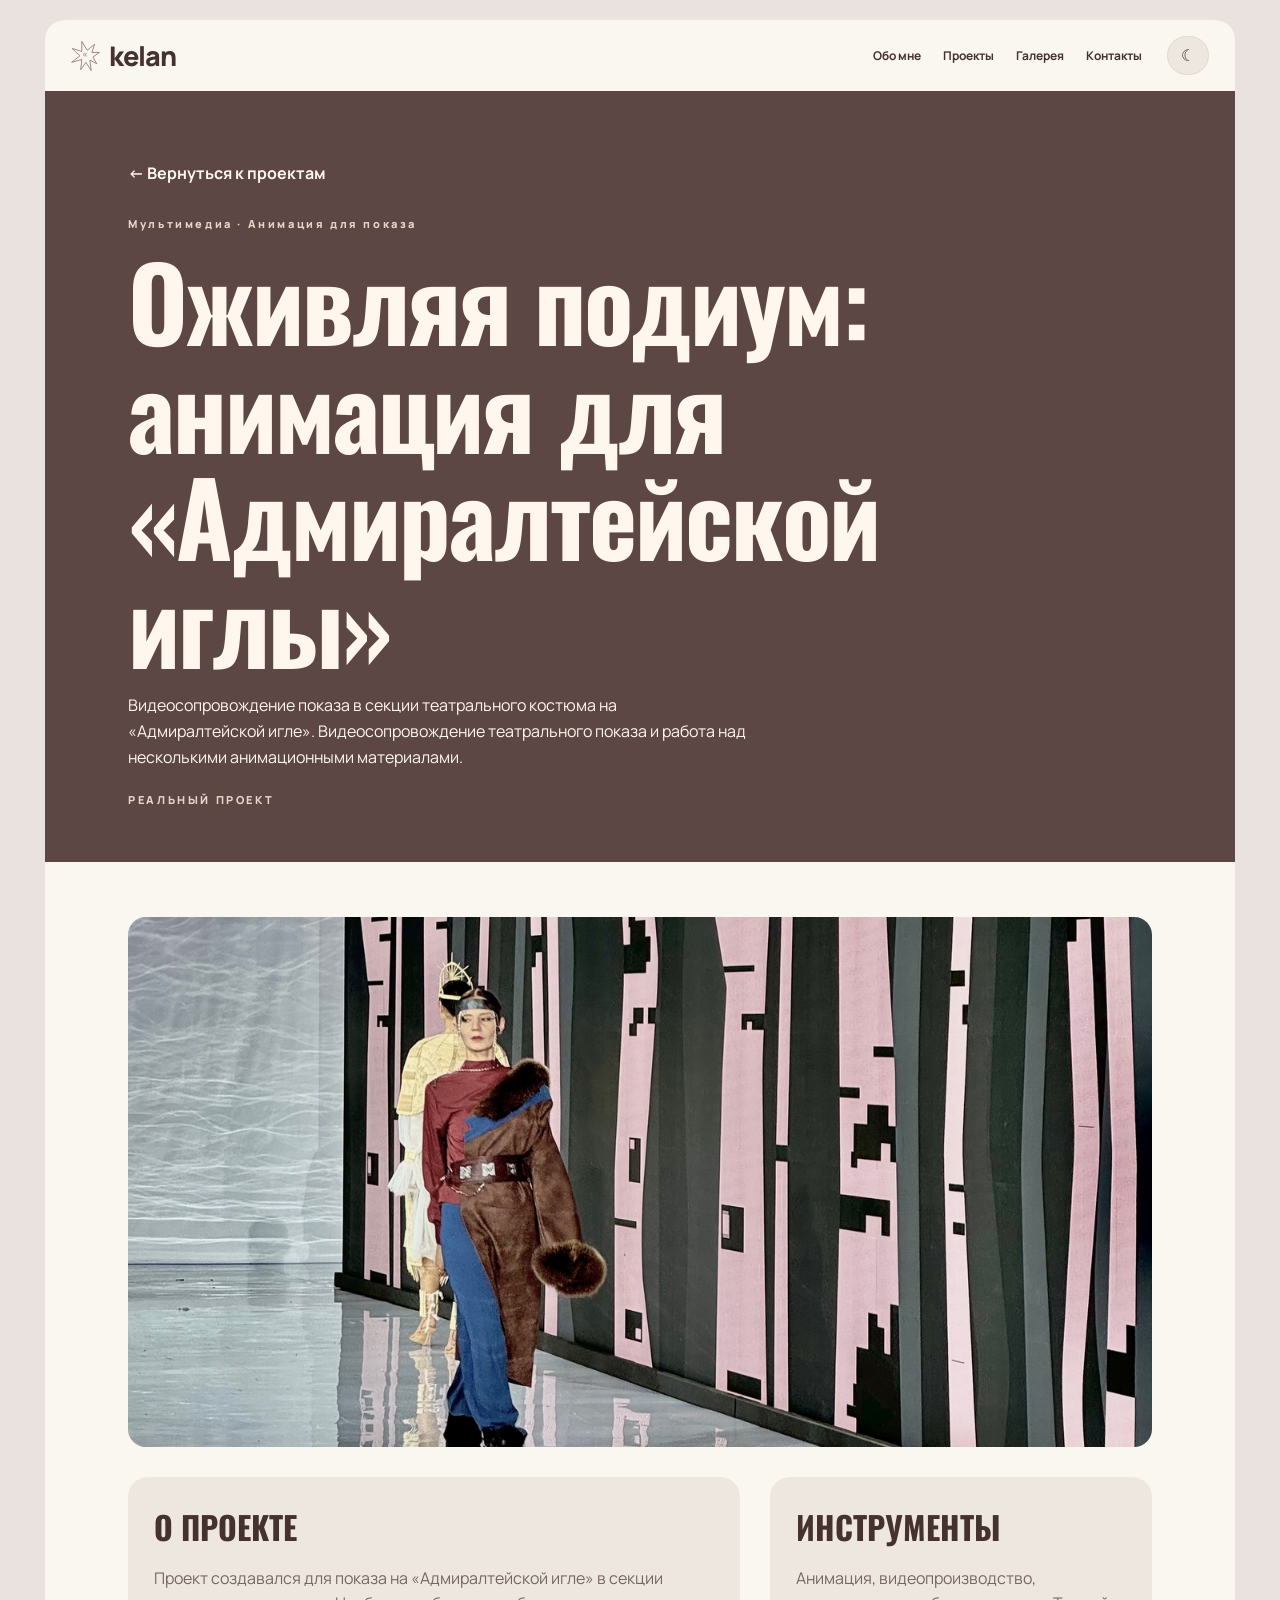
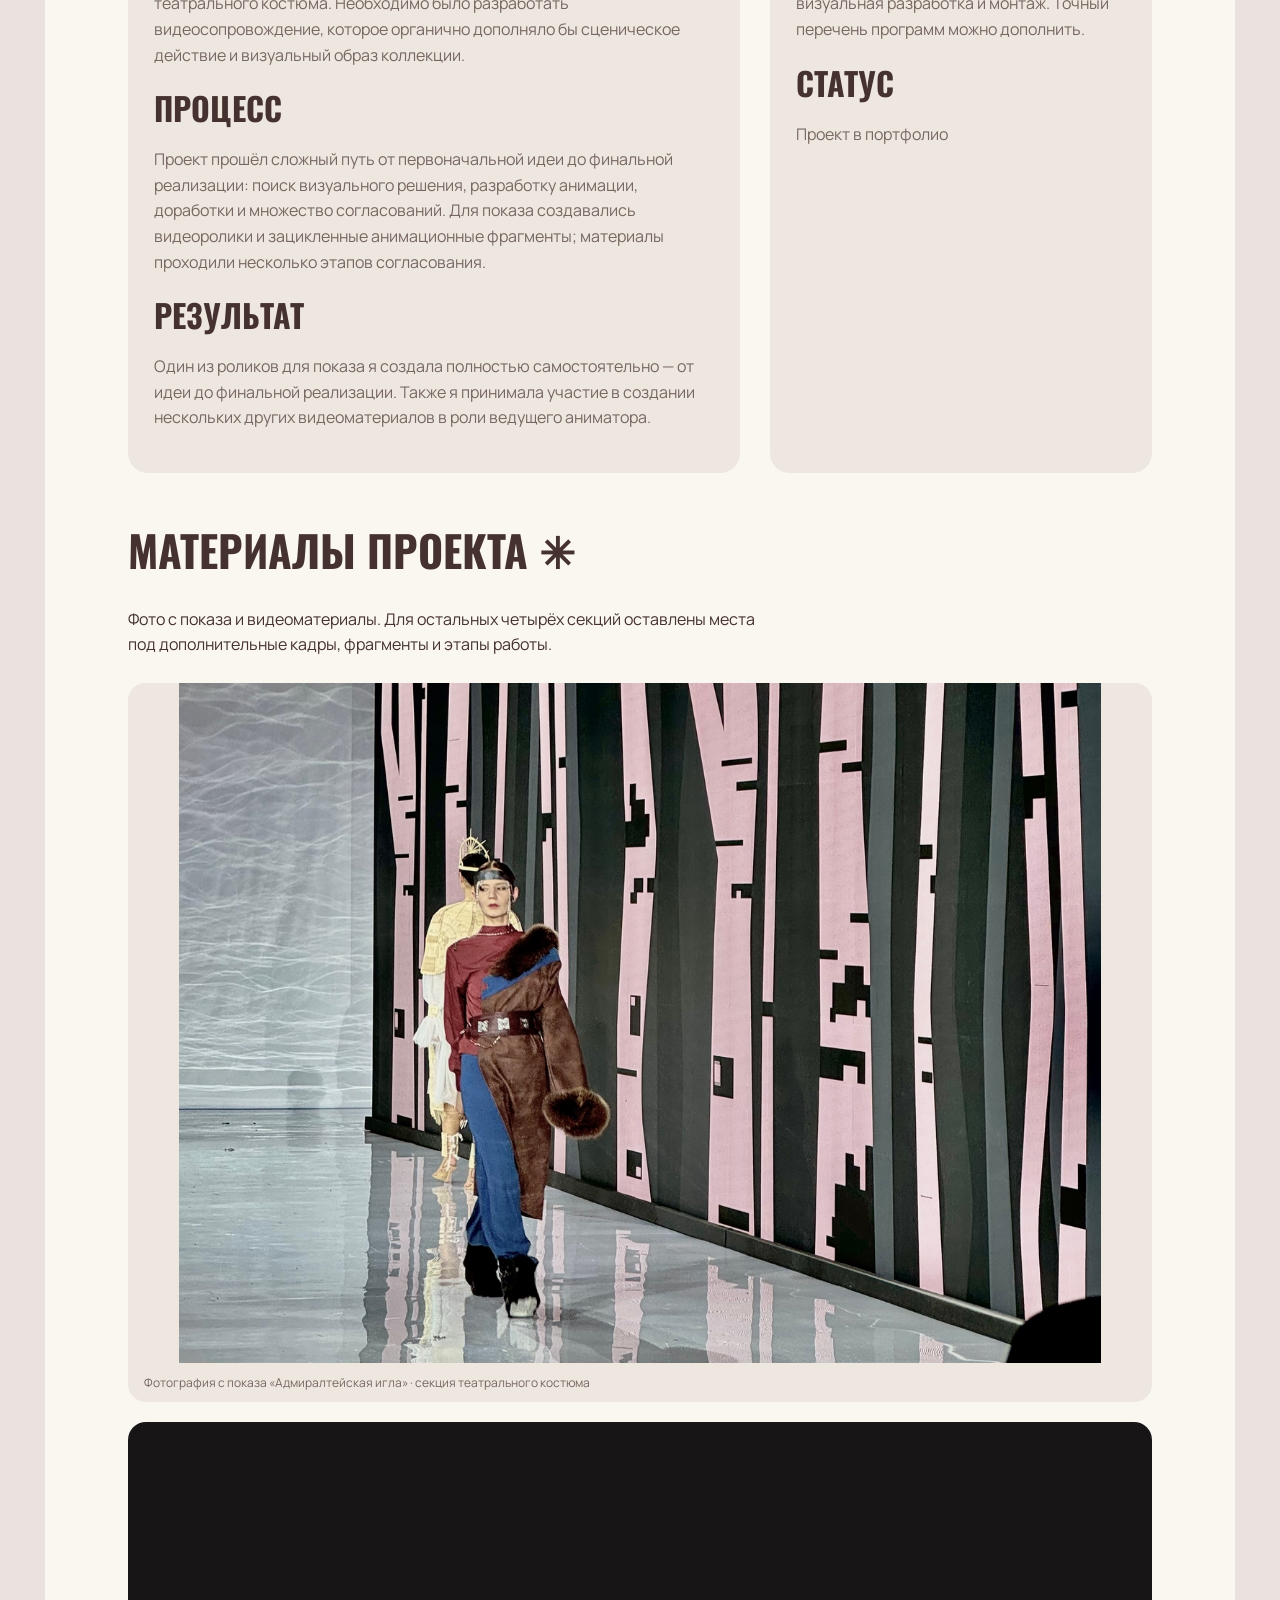
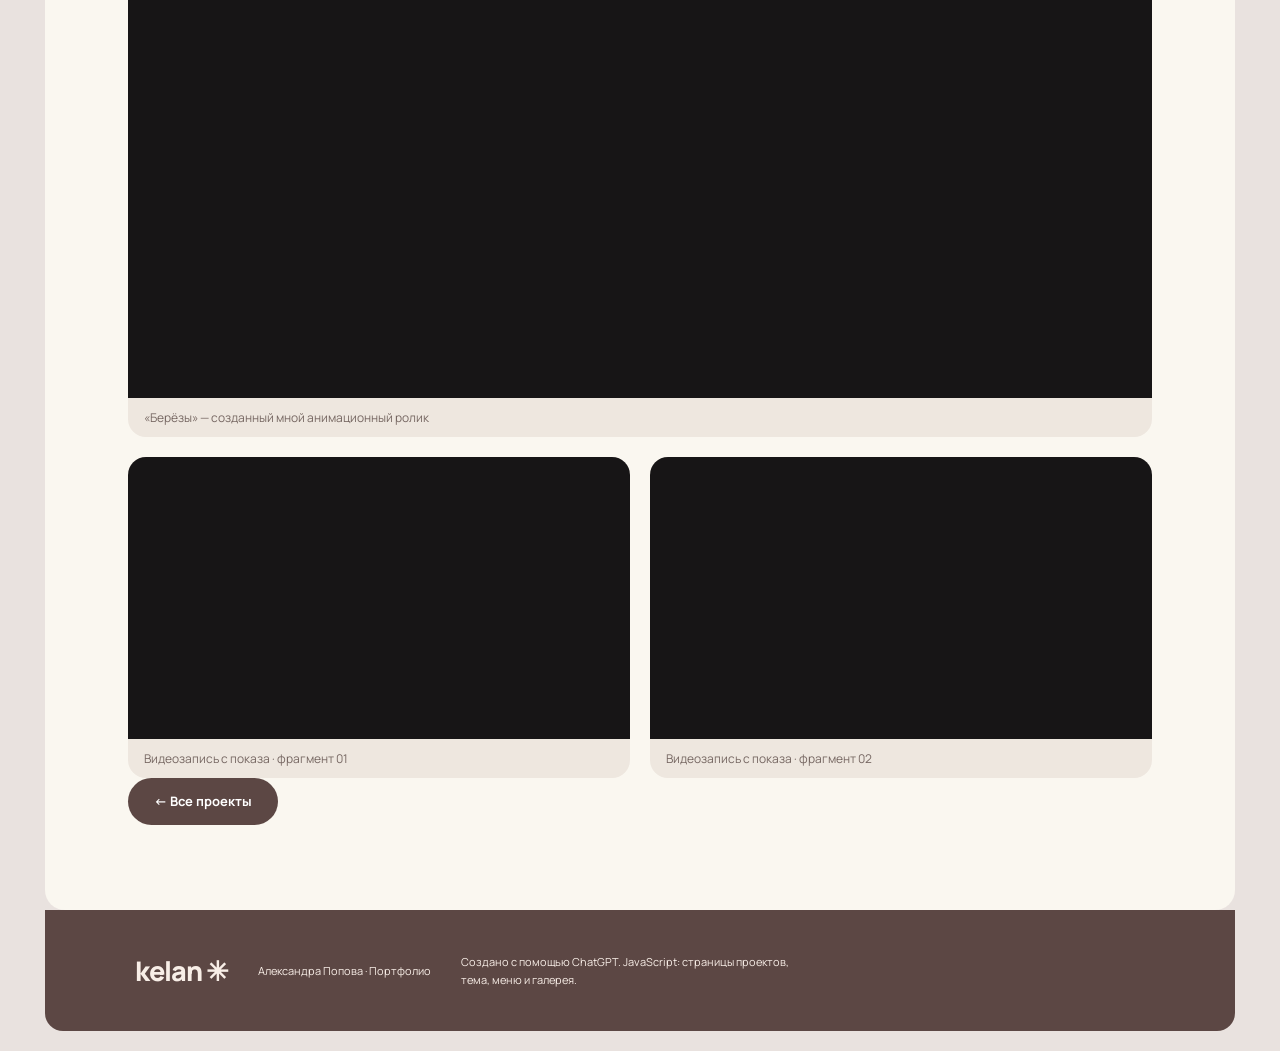
<file: project-motion.html>
<!doctype html>
<html lang="ru">

<head>
    <meta charset="UTF-8">
    <meta name="viewport" content="width=device-width,initial-scale=1">
    <meta name="description" content="Подробная страница проекта в портфолио kelan">
    <title>Моушн-дизайн — kelan</title>
    <link rel="stylesheet" href="style.css">
    <script defer src="projects.js"></script>
    <script defer src="project.js"></script>
</head>

<body>
    <header class="topbar"><a class="logo" href="index.html#home"><span class="brand-mark" aria-hidden="true"></span>kelan</a>
        <nav class="nav" id="nav"><a href="index.html#about">Обо мне</a><a href="index.html#projects">Проекты</a><a
                href="index.html#gallery">Галерея</a><a href="index.html#contacts">Контакты</a></nav><button
            class="menu-toggle" aria-label="Открыть меню" aria-expanded="false" aria-controls="nav">☰</button><button
            class="theme-toggle" aria-label="Переключить тему">☾</button>
    </header>
    <main class="project-page">
        <section class="detail-hero"><a class="detail-back" href="index.html#projects">← Вернуться к проектам</a>
            <div class="kicker" id="detail-category"></div>
            <h1 id="detail-title">Проект</h1>
            <p id="detail-summary"></p><span class="kicker" id="detail-label"></span>
        </section>
        <div class="detail-body">
            <div id="detail-cover" class="detail-cover"></div>
            <div class="detail-grid" style="margin-top:30px">
                <article class="detail-panel">
                    <h2>О ПРОЕКТЕ</h2>
                    <p id="detail-task"></p>
                    <h2>ПРОЦЕСС</h2>
                    <p id="detail-process"></p>
                    <h2>РЕЗУЛЬТАТ</h2>
                    <p id="detail-result"></p>
                </article>
                <aside class="detail-panel">
                    <h2>ИНСТРУМЕНТЫ</h2>
                    <p id="detail-tools"></p>
                    <h2>СТАТУС</h2>
                    <p id="detail-status"></p>
                </aside>
            </div>
            <section class="detail-materials">
                <h2>МАТЕРИАЛЫ ПРОЕКТА ✳</h2>
                <p class="section-intro">Фото с показа и видеоматериалы. Для остальных четырёх секций оставлены места под дополнительные кадры, фрагменты и этапы работы.</p>
                <div id="detail-media" class="material-grid"></div>
            </section><a class="button" href="index.html#projects">← Все проекты</a>
        </div>
    </main>
    <footer><span class="logo">kelan ✳</span>
        <p>Александра Попова · Портфолио</p>
        <p>Создано с помощью ChatGPT. JavaScript: страницы проектов, тема, меню и галерея.</p>
    </footer>
</body>

</html>
</file>
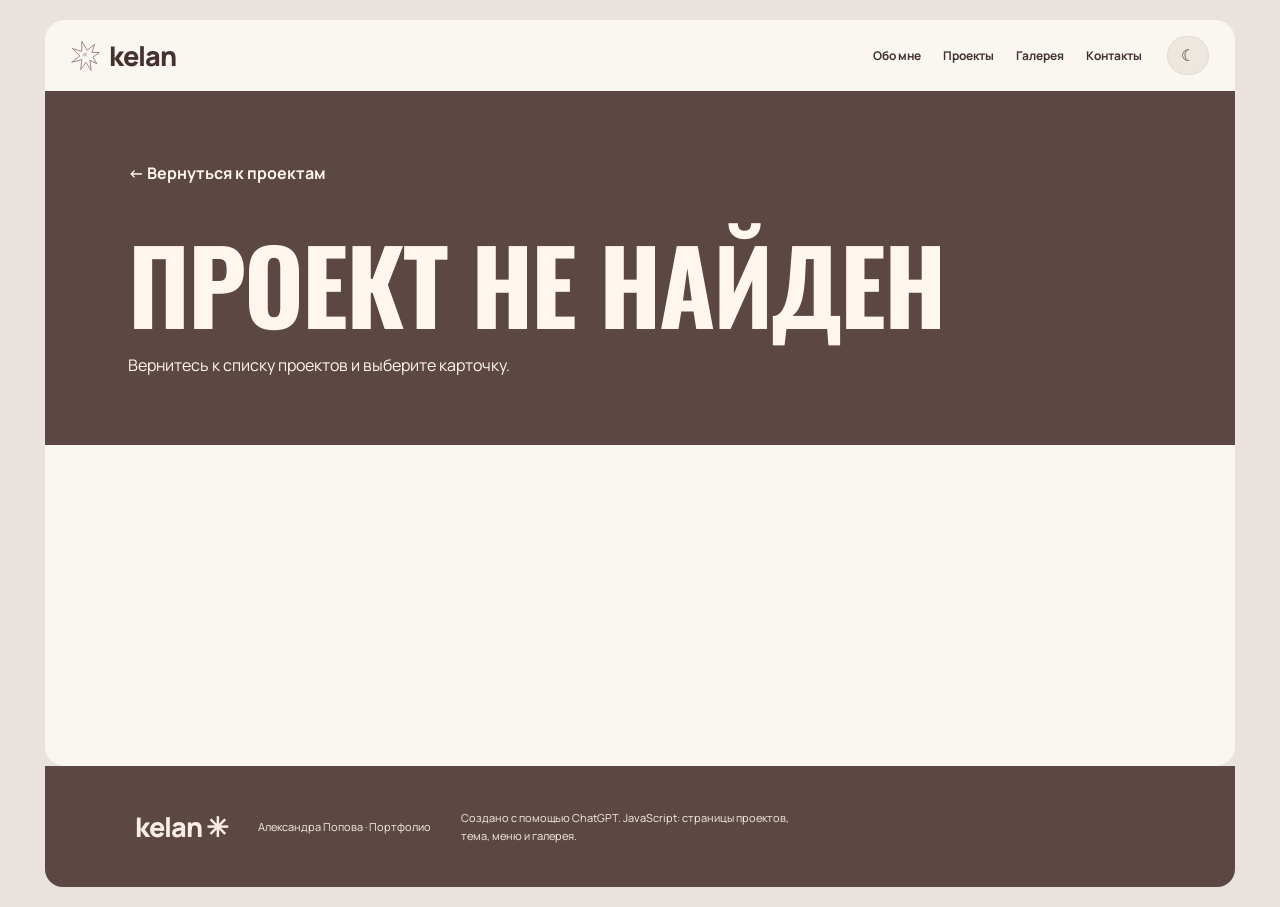
<file: project.html>
<!doctype html>
<html lang="ru">

<head>
    <meta charset="UTF-8">
    <meta name="viewport" content="width=device-width,initial-scale=1">
    <meta name="description" content="Подробная страница проекта в портфолио kelan">
    <title>Проект — kelan</title>
    <link rel="stylesheet" href="style.css">
    <script defer src="projects.js"></script>
    <script defer src="project.js"></script>
</head>

<body>
    <header class="topbar"><a class="logo" href="index.html#home"><span class="brand-mark" aria-hidden="true"></span>kelan</a>
        <nav class="nav" id="nav"><a href="index.html#about">Обо мне</a><a href="index.html#projects">Проекты</a><a
                href="index.html#gallery">Галерея</a><a href="index.html#contacts">Контакты</a></nav><button
            class="menu-toggle" aria-label="Открыть меню" aria-expanded="false" aria-controls="nav">☰</button><button
            class="theme-toggle" aria-label="Переключить тему">☾</button>
    </header>
    <main class="project-page">
        <section class="detail-hero"><a class="detail-back" href="index.html#projects">← Вернуться к проектам</a>
            <div class="kicker" id="detail-category"></div>
            <h1 id="detail-title">Проект</h1>
            <p id="detail-summary"></p><span class="kicker" id="detail-label"></span>
        </section>
        <div class="detail-body">
            <div id="detail-cover" class="detail-cover"></div>
            <div class="detail-grid" style="margin-top:30px">
                <article class="detail-panel">
                    <h2>О ПРОЕКТЕ</h2>
                    <p id="detail-task"></p>
                    <h2>ПРОЦЕСС</h2>
                    <p id="detail-process"></p>
                    <h2>РЕЗУЛЬТАТ</h2>
                    <p id="detail-result"></p>
                </article>
                <aside class="detail-panel">
                    <h2>ИНСТРУМЕНТЫ</h2>
                    <p id="detail-tools"></p>
                    <h2>СТАТУС</h2>
                    <p id="detail-status"></p>
                </aside>
            </div>
            <section class="detail-materials">
                <h2>МАТЕРИАЛЫ ПРОЕКТА ✳</h2>
                <p class="section-intro">Здесь можно разместить все изображения, видео и другие материалы проекта.</p>
                <div id="detail-media" class="material-grid"></div>
            </section><a class="button" href="index.html#projects">← Все проекты</a>
        </div>
    </main>
    <footer><span class="logo">kelan ✳</span>
        <p>Александра Попова · Портфолио</p>
        <p>Создано с помощью ChatGPT. JavaScript: страницы проектов, тема, меню и галерея.</p>
    </footer>
</body>

</html>
</file>
<file: style.css>
@import url('https://fonts.googleapis.com/css2?family=Manrope:wght@400;500;600;700;800&family=Oswald:wght@500;600;700&family=Playfair+Display:ital@1&display=swap');:root{--bg:#e9e2df;--paper:#faf7f0;--ink:#45312e;--muted:#766762;--accent:#8b6969;--line:#e3d8d0;--tile:#eee7df;--hero:#5c4744}*{box-sizing:border-box}html{scroll-behavior:smooth}body{margin:0;background:var(--bg);color:var(--ink);font-family:Manrope,Arial,sans-serif;line-height:1.6}body.dark{--bg:#211c1d;--paper:#302829;--ink:#f6eee5;--muted:#c4b4ae;--accent:#d5a9a7;--line:#554648;--tile:#413637;--hero:#392b2d}button,a{ -webkit-tap-highlight-color:transparent}button{cursor:pointer;font:inherit}a{color:inherit;text-decoration:none}a:focus-visible,button:focus-visible{outline:3px solid #b989b4;outline-offset:4px}.topbar{max-width:1190px;margin:20px auto 0;padding:14px 26px;background:var(--paper);border-radius:20px 20px 0 0;display:flex;align-items:center;gap:25px;position:relative;z-index:5}.logo{font-size:27px;font-weight:800;letter-spacing:-1px}.logo span,.spark{color:var(--accent)}.nav{display:flex;gap:22px;margin-left:auto}.nav a{font-size:12px;font-weight:700}.nav a:hover{color:var(--accent)}.theme-toggle,.menu-toggle{border:1px solid var(--line);background:var(--tile);color:var(--ink);border-radius:40px;padding:6px 13px}.menu-toggle{display:none}main{max-width:1190px;margin:auto;background:var(--paper);overflow:hidden;border-radius:0 0 20px 20px}.hero{background:var(--hero);color:#fff9ef;min-height:580px;position:relative;display:flex;overflow:hidden}.hero:after{content:'';position:absolute;right:-160px;top:-250px;width:700px;height:700px;border:1px solid #ffffff25;border-radius:50%;box-shadow:0 0 0 40px #ffffff05,0 0 0 90px #ffffff05;pointer-events:none}.hero-copy{position:relative;z-index:2;padding:78px 6%;width:65%}.eyebrow,.kicker{font-size:11px;letter-spacing:2.6px;font-weight:800}.hero h1,.section h2,.subheading{font-family:Oswald,'Arial Narrow',sans-serif;font-weight:700;letter-spacing:-1.6px;line-height:1.1}.hero h1{font-size:clamp(64px,9.5vw,140px);margin:20px 0 0;white-space:nowrap;letter-spacing:-5px}.hero h1 span{color:#e8d4ca}.script{font-family:'Playfair Display',serif;font-style:italic;font-size:29px;margin:-5px 0 42px;color:#eeded8}.hero h2{font-size:26px;line-height:1.3;margin:0}.hero h2 span{display:block;font-size:19px;font-weight:400;color:#d9c5c0}.hero-copy>p:not(.script){font-size:15px;margin-bottom:30px}.button{display:inline-block;background:var(--hero);color:white;padding:13px 26px;border-radius:35px;font-size:13px;font-weight:700}.button.light{background:#ead6c9;color:#4e3936}.hero-photo{position:absolute;right:0;bottom:0;width:57%;height:100%;display:flex;align-items:end;justify-content:end;z-index:1}.hero-photo img{max-width:100%;max-height:94%;object-fit:contain;object-position:bottom right;filter:drop-shadow(0 14px 20px #21181735)}.hero-star{position:absolute;top:80px;right:6%;font-size:100px;color:#f6e6d2;opacity:.7}.section{padding:72px 7%;border-bottom:1px solid var(--line)}.section h2{font-size:clamp(43px,6vw,70px);margin:12px 0 30px}.section p{color:var(--muted)}.lead{font-size:19px!important;color:var(--ink)!important}.about{display:grid;grid-template-columns:1.6fr .8fr;gap:60px;align-items:center}.about-stamp{background:var(--tile);min-height:270px;border-radius:48% 52% 45% 55%;display:flex;flex-direction:column;align-items:center;justify-content:center;transform:rotate(-8deg);text-align:center}.about-stamp span:first-child{font-family:'Playfair Display',serif;font-size:64px;font-style:italic}.about-stamp small{letter-spacing:2px;text-transform:uppercase}.about-stamp span:last-child{font-size:50px;color:var(--accent)}.education-grid,.mini-grid{display:grid;grid-template-columns:repeat(3,1fr);gap:16px}.info-card,.mini-grid>div{background:var(--tile);padding:25px;border-radius:16px}.info-icon{font-size:35px;color:var(--accent)}.info-card h3{font-size:17px}.info-card p{font-size:13px}.subheading{font-size:35px;margin:45px 0 18px}.mini-grid>div{font-size:13px;font-weight:700}.section-intro{max-width:640px;margin-top:-10px;margin-bottom:25px}.skills-grid{display:grid;grid-template-columns:repeat(9,1fr);gap:13px}.skills-grid>div{text-align:center;min-width:0}.skills-grid b{display:grid;place-items:center;aspect-ratio:1;background:var(--tile);border-radius:16px;color:var(--accent);font-size:27px;box-shadow:inset 0 0 0 1px var(--line)}.skills-grid span{font-size:11px;display:block;margin-top:10px;overflow-wrap:anywhere}.tags{display:flex;flex-wrap:wrap;gap:10px;margin-top:30px}.tags span{background:var(--tile);border-radius:20px;padding:7px 14px;font-size:12px}.filters{display:flex;flex-wrap:wrap;gap:10px;margin:22px 0}.filter{border:0;border-radius:25px;padding:9px 22px;background:var(--tile);color:var(--ink)}.filter.active{background:var(--hero);color:white}.project-grid{display:grid;grid-template-columns:repeat(2,1fr);gap:20px}.project-card{background:var(--tile);border-radius:16px;overflow:hidden}.project-card[hidden]{display:none}.project-art{height:240px;display:flex;justify-content:space-around;align-items:center;overflow:hidden;position:relative}.project-art span{font-family:Oswald,sans-serif;font-size:55px;line-height:1.05;z-index:1}.project-art i{font-style:normal;font-size:140px;opacity:.35}.art-one{background:#d9b6b1;color:#6b3d3b}.art-two{background:#d6c5b7;color:#56413b}.art-three{background:#48414b;color:#f6d8d0}.art-four{background:#adb3aa;color:#33423b}.project-info{padding:18px 23px 25px}.project-info small{font-size:10px;letter-spacing:1.4px;color:var(--accent)}.project-info h3{font-size:21px;margin:7px 0}.project-info p{font-size:13px;margin:0}.gallery{display:flex;align-items:center;justify-content:center;gap:14px}.gallery-frame{width:min(100%,760px);background:var(--tile);border-radius:17px;overflow:hidden}.gallery-frame img{display:block;width:100%;aspect-ratio:16/9;object-fit:cover}.gallery-caption{padding:14px 20px;display:flex;justify-content:space-between}.gallery-arrow{flex-shrink:0;width:44px;height:44px;border-radius:50%;border:1px solid var(--line);background:var(--tile);color:var(--ink);font-size:28px}.gallery-dots{display:flex;justify-content:center;gap:10px;margin-top:22px}.gallery-dots button{width:11px;height:11px;border-radius:50%;border:0;background:var(--line);padding:0}.gallery-dots button.active{background:var(--accent)}.contacts{display:grid;grid-template-columns:1fr 1fr;gap:40px;align-items:center}.contact-box{background:var(--tile);border-radius:18px;padding:32px}.contact-box h3{margin-top:0}.contact-box small{display:block;margin-top:15px;color:var(--muted)}footer{max-width:1190px;margin:0 auto 20px;background:var(--hero);color:#f8eee7;padding:32px 7%;border-radius:0 0 18px 18px;display:flex;align-items:center;gap:30px;flex-wrap:wrap}footer p{font-size:11px;max-width:350px}footer .logo{white-space:nowrap}@media(max-width:850px){.topbar{margin:0;border-radius:0}.menu-toggle{display:block;margin-left:auto}.nav{display:none;position:absolute;top:100%;left:0;right:0;background:var(--paper);padding:20px;box-shadow:0 15px 25px #0002;flex-direction:column;gap:16px}.nav.open{display:flex}.hero{min-height:550px}.hero-copy{width:75%}.hero-photo{width:65%}.skills-grid{grid-template-columns:repeat(5,1fr)}}@media(max-width:600px){.topbar{padding:12px 17px}.hero{min-height:690px;display:block}.hero-copy{width:100%;padding:43px 24px}.hero h1{font-size:clamp(55px,14vw,90px);letter-spacing:-3px}.script{font-size:20px;margin:0 0 25px}.hero h2{font-size:21px}.hero-copy>p:not(.script){max-width:190px}.hero-photo{height:67%;width:100%;right:-3%;bottom:0;justify-content:end}.hero-photo img{max-height:100%;max-width:100%}.hero-star{font-size:50px;right:20px;top:155px}.section{padding:52px 22px}.section h2{font-size:44px}.about,.contacts{grid-template-columns:1fr;gap:20px}.about-stamp{min-height:190px;width:230px;margin:auto}.education-grid,.mini-grid,.project-grid{grid-template-columns:1fr}.skills-grid{grid-template-columns:repeat(3,1fr)}.project-art{height:190px}.project-art span{font-size:42px}.gallery{gap:5px}.gallery-arrow{width:32px;height:32px;font-size:23px}.gallery-caption{font-size:12px;padding:10px}footer{border-radius:0;margin:0}}

/* Interactive motion */
.button,.filter,.theme-toggle,.menu-toggle,.gallery-arrow,.gallery-dots button,.project-link,.social-link{transition:transform .25s ease,background-color .25s ease,box-shadow .25s ease,opacity .25s ease,color .25s ease}
.button:hover,.project-link:hover,.social-link:not([aria-disabled="true"]):hover{transform:translateY(-4px);box-shadow:0 12px 24px #20141125}
.button:active,.filter:active,.gallery-arrow:active,.theme-toggle:active{transform:scale(.94)}
.filter:hover,.gallery-arrow:hover,.theme-toggle:hover,.menu-toggle:hover{transform:translateY(-3px);box-shadow:0 6px 18px #20141120}
.project-card,.info-card,.mini-grid>div,.skills-grid>div,.about-stamp{transition:transform .35s ease,box-shadow .35s ease}
.project-card:hover,.info-card:hover,.mini-grid>div:hover{transform:translateY(-7px);box-shadow:0 15px 30px #20141118}
.skills-grid>div:hover{transform:translateY(-5px) rotate(-2deg)}
.nav a{transition:color .2s ease,transform .2s ease;display:inline-block}.nav a:hover{transform:translateY(-2px)}
.project-link{display:inline-flex;gap:12px;align-items:center;margin-top:18px;padding:10px 15px;border-radius:30px;border:1px solid var(--accent);font-size:12px;font-weight:800}
.project-link span{font-size:17px}.social-links{display:flex;gap:12px;flex-wrap:wrap}.social-link[aria-disabled="true"]{opacity:.6;cursor:not-allowed}
.reveal{opacity:0;transform:translateY(26px);transition:opacity .65s ease,transform .65s ease}.reveal.in-view{opacity:1;transform:none}
.slide-enter{animation:slideFade .45s ease both}@keyframes slideFade{from{opacity:.4;transform:scale(1.018)}to{opacity:1;transform:scale(1)}}
.hero-photo img{animation:heroRise 1.1s cubic-bezier(.2,.7,.2,1) both}@keyframes heroRise{from{opacity:0;transform:translateY(40px)}to{opacity:1;transform:translateY(0)}}
.hero-star{animation:starFloat 5s ease-in-out infinite alternate}@keyframes starFloat{to{transform:rotate(22deg) translateY(-14px)}}
@media(max-width:850px){.nav.open{animation:menuDrop .25s ease both}@keyframes menuDrop{from{opacity:0;transform:translateY(-8px)}to{opacity:1;transform:none}}}
@media(prefers-reduced-motion:reduce){*,*::before,*::after{animation:none!important;transition:none!important;scroll-behavior:auto!important}.reveal{opacity:1;transform:none}}
/* Project detail pages */
.project-page{min-height:75vh}.detail-hero{padding:70px 7% 50px;background:var(--hero);color:#fff6ed}.detail-hero .kicker{color:#ead6c9}.detail-hero h1{font:700 clamp(48px,8vw,105px)/1.05 Oswald,sans-serif;letter-spacing:-2px;margin:15px 0}.detail-hero p{max-width:620px}.detail-back{display:inline-block;margin-bottom:28px;font-weight:700;transition:transform .2s}.detail-back:hover{transform:translateX(-5px)}.detail-body{padding:55px 7% 85px}.detail-grid{display:grid;grid-template-columns:1.6fr 1fr;gap:30px}.detail-panel{background:var(--tile);padding:26px;border-radius:20px}.detail-panel h2{font:700 32px Oswald,sans-serif;margin:0 0 14px}.detail-panel p,.detail-panel li{color:var(--muted)}.detail-materials{margin-top:45px}.detail-materials h2{font:700 43px Oswald,sans-serif}.material-grid{display:grid;grid-template-columns:repeat(2,1fr);gap:18px}.material-placeholder{min-height:230px;background:var(--tile);border:2px dashed var(--line);border-radius:18px;display:flex;align-items:center;justify-content:center;flex-direction:column;gap:10px;text-align:center;padding:20px;color:var(--muted)}.material-placeholder span{font-size:35px}.detail-cover{min-height:260px;border-radius:18px;display:flex;align-items:center;justify-content:center;font:700 clamp(40px,6vw,70px)/1 Oswald,sans-serif;text-align:center;padding:30px}.detail-asset{width:100%;border-radius:16px;display:block;object-fit:contain}.detail-video{width:100%;border-radius:16px}.detail-caption{font-size:13px;color:var(--muted)}
@media(max-width:650px){.detail-grid,.material-grid{grid-template-columns:1fr}.detail-hero{padding:45px 22px}.detail-body{padding:35px 22px 65px}.detail-materials h2{font-size:35px}}


/* kelan v3 — centered editorial cover and vertical illustration gallery */
.brand-mark,.hero-mark{display:inline-block;flex:none;width:29px;height:31px;background:currentColor;mask:url('assets/kelan-symbol.svg') center/contain no-repeat;-webkit-mask:url('assets/kelan-symbol.svg') center/contain no-repeat}
.logo{display:inline-flex;align-items:center;gap:9px}.logo .brand-mark{color:var(--accent);transition:transform .4s ease}.logo:hover .brand-mark{transform:rotate(35deg)}
.hero-centered{height:650px;min-height:650px;display:block;isolation:isolate}
.hero-centered .hero-topline{position:absolute;top:30px;left:5%;font-size:11px;letter-spacing:2.5px;z-index:4}
.hero-centered .hero-split{position:absolute;top:100px;left:0;right:0;margin:0;padding:0 4%;display:flex;justify-content:space-between;align-items:start;font-size:clamp(76px,12vw,160px);line-height:1;letter-spacing:-.055em;z-index:1;pointer-events:none}
.hero-centered .hero-word{display:block;white-space:nowrap}.hero-centered .hero-right{color:#e8d4ca}
.hero-centered .hero-photo{position:absolute;left:50%;right:auto;bottom:0;transform:translateX(-50%);height:92%;width:49%;justify-content:center;z-index:2;pointer-events:none}
.hero-centered .hero-photo img{height:100%;max-height:100%;max-width:100%;width:100%;object-fit:contain;object-position:center bottom}
.hero-centered .hero-bottomline{position:absolute;left:5%;right:5%;bottom:35px;z-index:3;display:flex;justify-content:space-between;align-items:end;pointer-events:none}
.hero-centered .hero-bottomline>div{pointer-events:auto;max-width:255px;text-shadow:0 1px 6px #24171670}.hero-centered .hero-bottomline h2{font-size:25px;margin:10px 0 0;line-height:1.2}.hero-centered .hero-bottomline small{display:block;font-size:16px;font-weight:400}.hero-centered .hero-bottomline p{font-size:13px}.hero-centered .hero-script{font:italic 23px 'Playfair Display',serif}.hero-centered .hero-mark{width:85px;height:90px;color:#e8d4ca}
.gallery-frame{width:min(100%,460px)}.gallery-frame img{aspect-ratio:3/4;object-fit:contain;background:var(--tile);max-height:670px}.gallery{gap:22px}.gallery-arrow{z-index:1}
@media(max-width:850px){.hero-centered .hero-split{font-size:clamp(60px,11.5vw,105px)}.hero-centered .hero-photo{width:65%}}
@media(max-width:600px){.hero-centered{height:660px;min-height:660px}.hero-centered .hero-topline{font-size:9px;top:20px}.hero-centered .hero-split{top:95px;font-size:clamp(40px,11vw,70px);padding:0 3%;letter-spacing:-.055em}.hero-centered .hero-photo{height:72%;width:100%;bottom:50px}.hero-centered .hero-bottomline{bottom:18px}.hero-centered .hero-bottomline h2{font-size:18px}.hero-centered .hero-bottomline p{font-size:11px}.hero-centered .hero-script{font-size:16px}.hero-centered .hero-mark{width:45px;height:48px}.hero-centered .hero-bottomline>div{max-width:200px}.gallery-frame img{aspect-ratio:3/4}.gallery{gap:5px}}

/* v4: three portrait works on desktop, one on mobile */
.gallery-track{flex:1;min-width:0;display:grid;grid-template-columns:repeat(3,minmax(0,1fr));gap:16px;align-items:start}
.gallery-card{min-width:0;margin:0;background:var(--tile);border-radius:18px;overflow:hidden;animation:galleryEnter .35s ease both;transition:transform .3s ease,box-shadow .3s ease}
.gallery-card:hover{transform:translateY(-5px);box-shadow:0 12px 28px #24171620}
.gallery-card img{width:100%;aspect-ratio:3/4;object-fit:cover;display:block}
.gallery-card figcaption{padding:13px 15px;font-weight:700;font-size:13px}
@keyframes galleryEnter{from{opacity:.3;transform:translateY(9px)}to{opacity:1;transform:translateY(0)}}
/* Eight project materials, arranged in editorial rows: 1 / 3 / 2 / 1 / 1 */
.material-grid{display:grid;grid-template-columns:repeat(6,minmax(0,1fr));gap:18px}
.material-item{grid-column:span 2;min-width:0;margin:0;overflow:hidden;border-radius:18px;background:var(--tile);transition:transform .25s ease,box-shadow .25s ease}
.material-item:hover{transform:translateY(-4px);box-shadow:0 12px 25px #2014111b}
.material-item-1,.material-item-7,.material-item-8{grid-column:span 6}
.material-item-5,.material-item-6{grid-column:span 3}
.material-item img,.material-item video{width:100%;height:100%;max-height:680px;object-fit:contain;display:block;background:var(--tile)}
.material-item .material-placeholder{height:100%;min-height:235px;border-radius:18px}
.material-item-1 .material-placeholder,.material-item-7 .material-placeholder,.material-item-8 .material-placeholder{min-height:370px}
.material-item figcaption{padding:10px 16px;font-size:12px}
@media(max-width:849px){.gallery-track{grid-template-columns:minmax(0,1fr);max-width:460px;margin:auto}.gallery{gap:8px}}
@media(max-width:650px){.material-grid{grid-template-columns:repeat(2,minmax(0,1fr));gap:12px}.material-item{grid-column:span 1}.material-item-1,.material-item-7,.material-item-8{grid-column:span 2}.material-item-5,.material-item-6{grid-column:span 1}.material-item .material-placeholder{min-height:170px}.material-item-1 .material-placeholder,.material-item-7 .material-placeholder,.material-item-8 .material-placeholder{min-height:250px}.material-placeholder strong{font-size:12px}}
@media(max-width:430px){.material-item{grid-column:span 2}}
@media(prefers-reduced-motion:reduce){.gallery-card{animation:none;transition:none}.material-item{transition:none}}

/* Авторские иллюстрации: показывать полностью, не обрезая края. */
.gallery-card{display:flex;flex-direction:column;min-width:0}
.gallery-card img{width:100%;height:clamp(260px,39vw,510px);aspect-ratio:auto;object-fit:contain;object-position:center;background:var(--tile)}
.gallery-card figcaption{margin-top:auto}
@media(max-width:849px){.gallery-card img{height:min(115vw,650px)}}

/* Обложка проекта «Адмиралтейская игла»: фотография без обрезки */
.project-photo-cover{background:#302a2c}
.project-photo-cover img{display:block;width:100%;height:100%;object-fit:contain;transition:transform .45s ease}
.project-card:hover .project-photo-cover img{transform:scale(1.035)}
.detail-cover:has(.detail-cover-photo){padding:0;background:var(--tile);overflow:hidden}
.detail-cover-photo{display:block;width:100%;max-height:650px;object-fit:contain}
.material-item video{aspect-ratio:16/9;height:auto;max-height:680px;background:#171516}

/* Завершённый кейс «ХочуБлинФри» */
.identity-photo-cover img{object-fit:cover;object-position:center 57%}
.detail-cover:has(.detail-cover-photo) .detail-cover-photo{width:100%;height:clamp(260px,45vw,530px);max-height:none;object-fit:cover;object-position:center 56%}
.detail-materials:has(.identity-group) .material-grid{display:block}
.identity-group{margin:0 0 42px}
.identity-group h3{font-family:Oswald,Arial,sans-serif;font-size:clamp(23px,3.2vw,36px);letter-spacing:.02em;margin:0 0 15px}
.identity-group-items{display:grid;gap:16px;grid-template-columns:repeat(2,minmax(0,1fr));align-items:start}
.identity-group-stickers .identity-group-items{grid-template-columns:repeat(3,minmax(0,1fr))}
.identity-group-wall .identity-group-items,.identity-group-street .identity-group-items,.identity-group-booklet .identity-group-items{grid-template-columns:1fr}
.identity-material{grid-column:auto!important;display:block;overflow:hidden;background:var(--tile);border-radius:15px;margin:0}
.identity-material img{width:100%;height:auto!important;max-height:none!important;aspect-ratio:auto!important;object-fit:contain!important;display:block}
.identity-material figcaption{font-size:13px;line-height:1.5;padding:13px 16px}
@media(max-width:640px){.identity-group-items,.identity-group-stickers .identity-group-items{grid-template-columns:1fr}.identity-group{margin-bottom:32px}}

/* Digital Myths: finished editorial project */
.myths-intro,.myths-ending,.myths-exhibition{padding:45px 0}.myths-intro{max-width:850px}.myths-eyebrow{font-size:11px;letter-spacing:2px;font-weight:800;color:var(--accent)}.myths-intro h2,.myths-ending h2,.myths-exhibition h2{font-family:Oswald,sans-serif;font-size:clamp(30px,4.5vw,52px);line-height:1.15}.myths-intro p,.myths-story-copy p,.myths-exhibition p{line-height:1.85}.myths-stories{display:grid;gap:45px}.myths-story{display:grid;grid-template-columns:minmax(0,1fr) minmax(0,.8fr);gap:34px;align-items:center;padding:24px;background:var(--tile);border-radius:20px}.myths-story img{display:block;width:100%;height:auto;max-height:850px;object-fit:contain}.myths-story-copy h3{font-size:clamp(19px,2.5vw,29px);line-height:1.3}.myths-story-copy p{font-size:15px}.myths-ending{margin:40px 0;text-align:center;border-top:1px solid var(--line);border-bottom:1px solid var(--line)}.myths-ending h2{max-width:780px;margin:12px auto}.myths-exhibition-images{display:grid;grid-template-columns:1fr 1fr;gap:18px}.myths-exhibition figure{margin:0;background:var(--tile);border-radius:15px;overflow:hidden}.myths-exhibition img{width:100%;height:auto;display:block}.myths-exhibition figcaption{padding:12px 16px;font-size:12px}@media(max-width:700px){.myths-story{grid-template-columns:1fr;gap:10px;padding:14px}.myths-story-copy{padding:0 8px 12px}.myths-exhibition-images{grid-template-columns:1fr}}

/* v11: compact two-column identity materials without cropping */
.identity-group-wall .identity-group-items,.identity-group-street .identity-group-items,.identity-group-booklet .identity-group-items{grid-template-columns:repeat(2,minmax(0,1fr))}
.identity-group-items{grid-template-columns:repeat(2,minmax(0,1fr));gap:14px}
.identity-group-stickers .identity-group-items{grid-template-columns:repeat(3,minmax(0,1fr))}
.identity-material img{height:auto!important;max-height:none!important;object-fit:contain!important}
/* Motion: hero video full row, two show recordings underneath */
.detail-materials:has(.motion-featured) .material-grid{display:grid;grid-template-columns:repeat(2,minmax(0,1fr));gap:20px}
.detail-materials .motion-featured{grid-column:1/-1}
.detail-materials .motion-featured video{width:100%;max-height:850px;object-fit:contain}
.detail-materials .motion-secondary{grid-column:auto}
.detail-materials:has(.motion-featured) .material-item:first-child{grid-column:1/-1}
/* Gallery: equal picture height; card width follows picture proportions */
.gallery-track{display:flex;justify-content:center;align-items:stretch;gap:16px}
.gallery-card{flex:0 1 auto;width:max-content;max-width:calc((100% - 32px)/3)}
.gallery-card img{height:clamp(220px,34vw,430px);width:auto;max-width:100%;object-fit:contain;aspect-ratio:auto}
@media(max-width:849px){.gallery-card{max-width:100%}.gallery-card img{height:min(105vw,540px)}.gallery-track{display:flex;justify-content:center}}
@media(max-width:640px){.identity-group-items,.identity-group-stickers .identity-group-items{grid-template-columns:repeat(2,minmax(0,1fr))}.detail-materials:has(.motion-featured) .material-grid{grid-template-columns:1fr}.detail-materials .motion-featured,.detail-materials .motion-secondary{grid-column:1/-1}}

/* Кобь — обновлённая галерея проекта */
.kob-gallery{display:grid;gap:clamp(42px,6vw,90px);margin:48px 0}.kob-section>h2{font-size:clamp(24px,3vw,42px);margin:0 0 12px}.kob-section>p{max-width:760px;line-height:1.65;margin:0 0 24px}.kob-grid{display:grid;grid-template-columns:repeat(2,minmax(0,1fr));gap:22px}.kob-figure{margin:0;min-width:0}.kob-figure img{display:block;width:100%;height:auto;object-fit:contain}.kob-figure figcaption{font-size:12px;letter-spacing:.08em;margin-top:10px;opacity:.75}.kob-section:nth-child(2) .kob-grid{grid-template-columns:1fr}.kob-section:nth-child(2) .kob-figure img{max-width:100%;max-height:650px;object-fit:contain;object-position:left}@media(max-width:640px){.kob-grid{grid-template-columns:1fr;gap:24px}}

/* v14: drink menu previews at half their previous displayed width */
.identity-group-drinks .identity-group-items{grid-template-columns:repeat(2,minmax(0,1fr));justify-items:center}
.identity-group-drinks .identity-material{width:50%;min-width:0}
@media(max-width:640px){.identity-group-drinks .identity-group-items{grid-template-columns:repeat(2,minmax(0,1fr))}.identity-group-drinks .identity-material{width:50%}}
</file>
